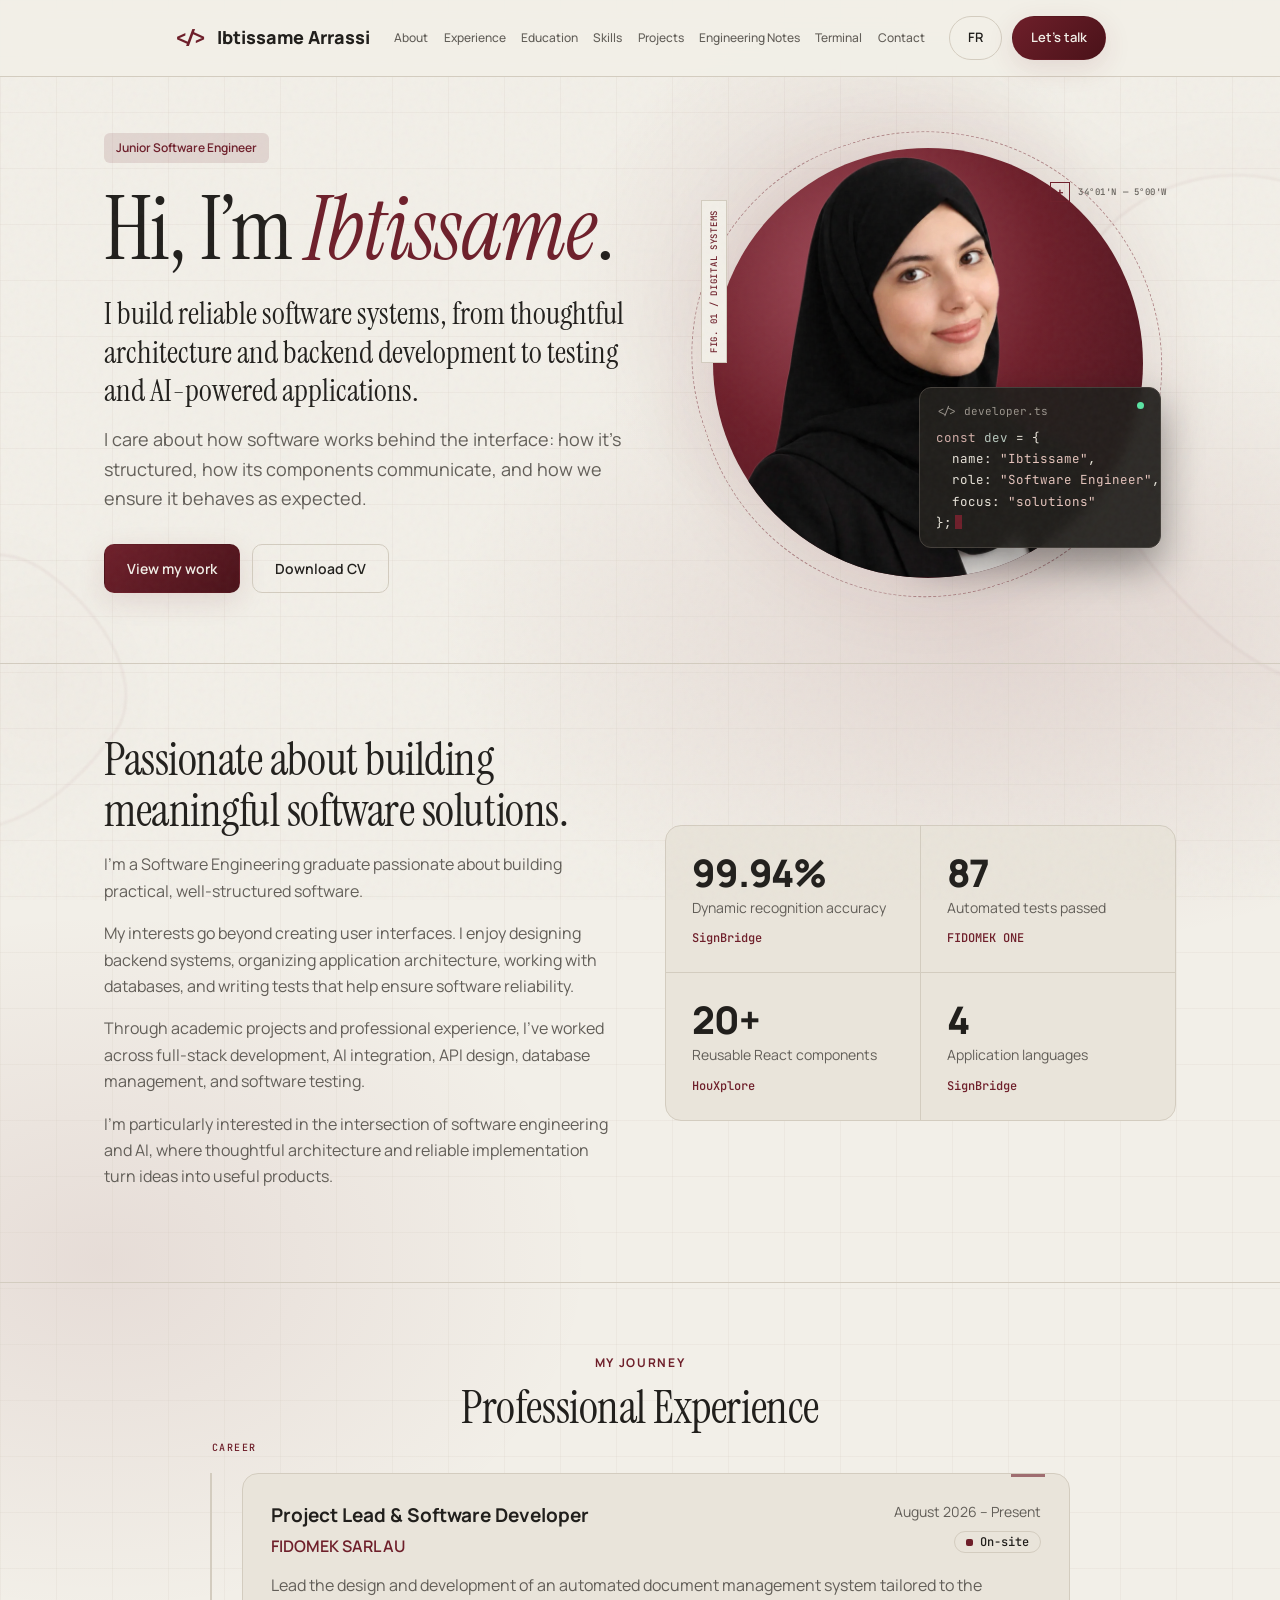
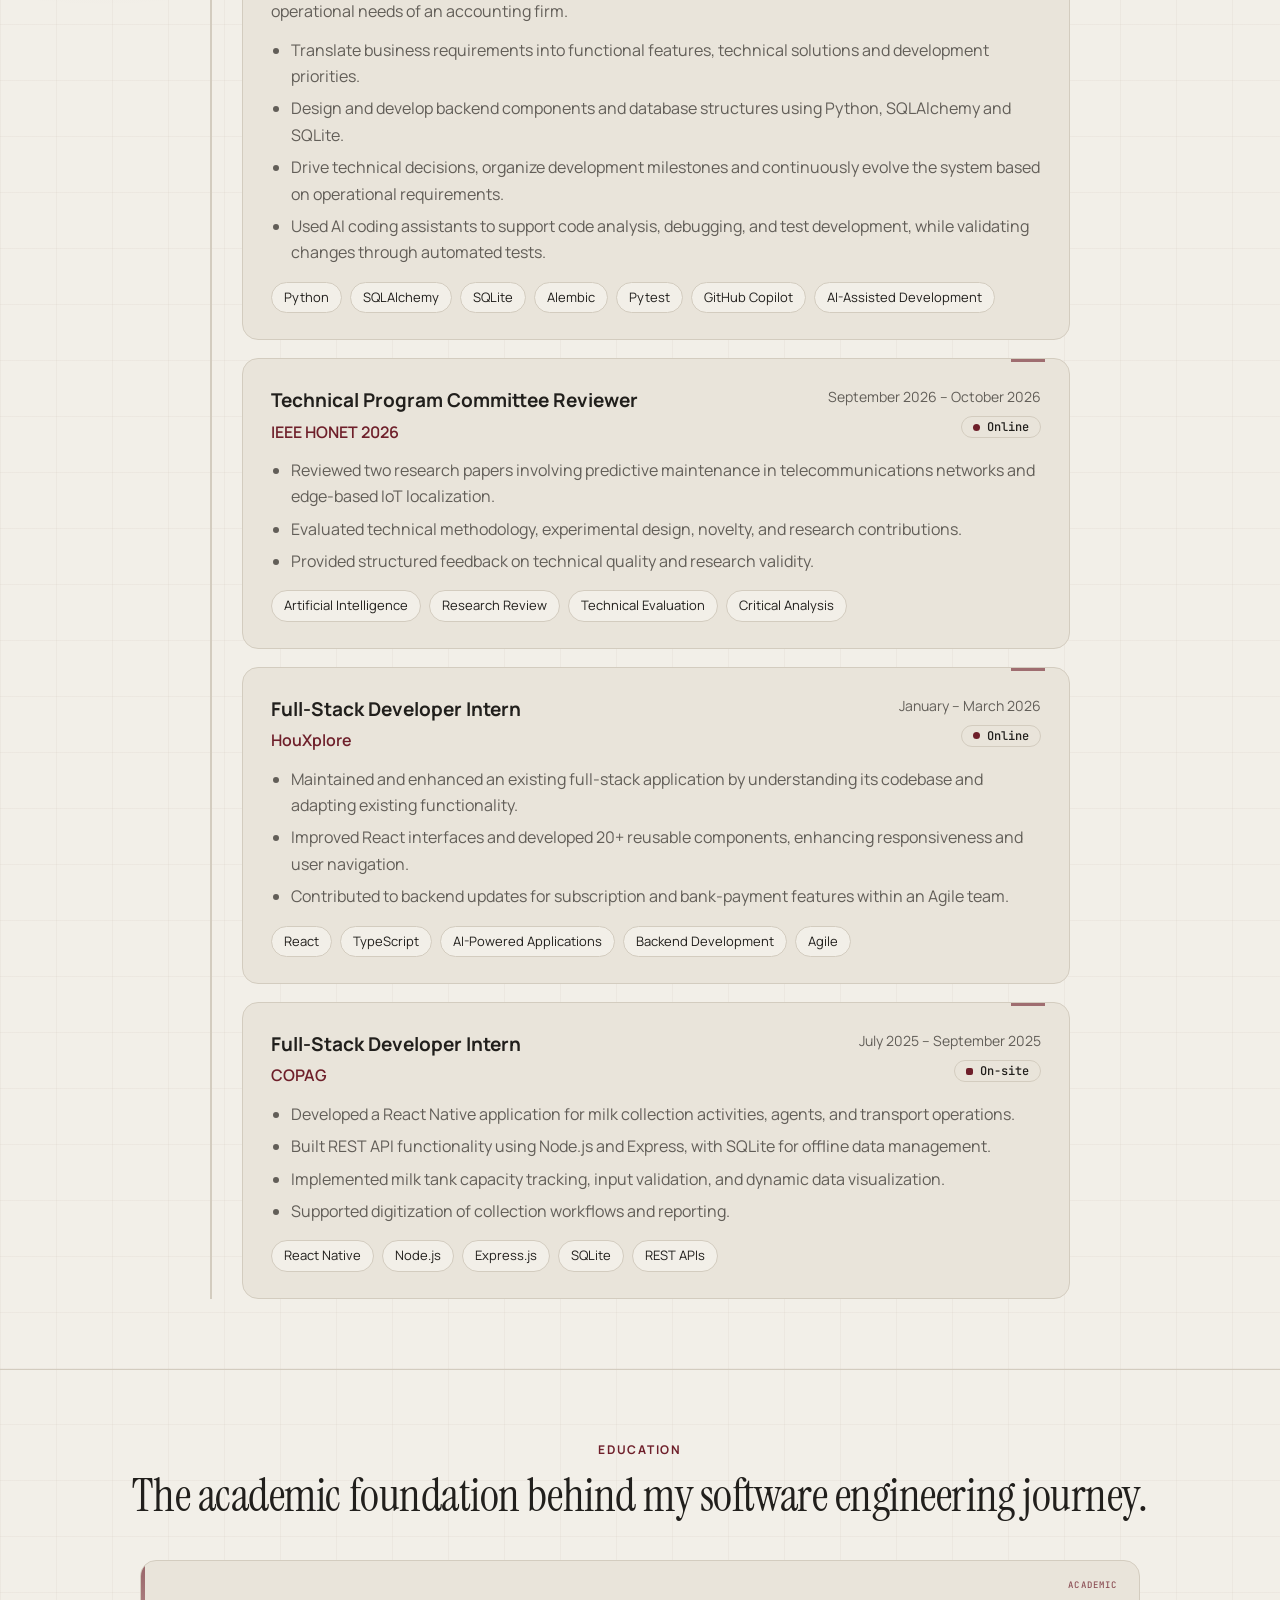
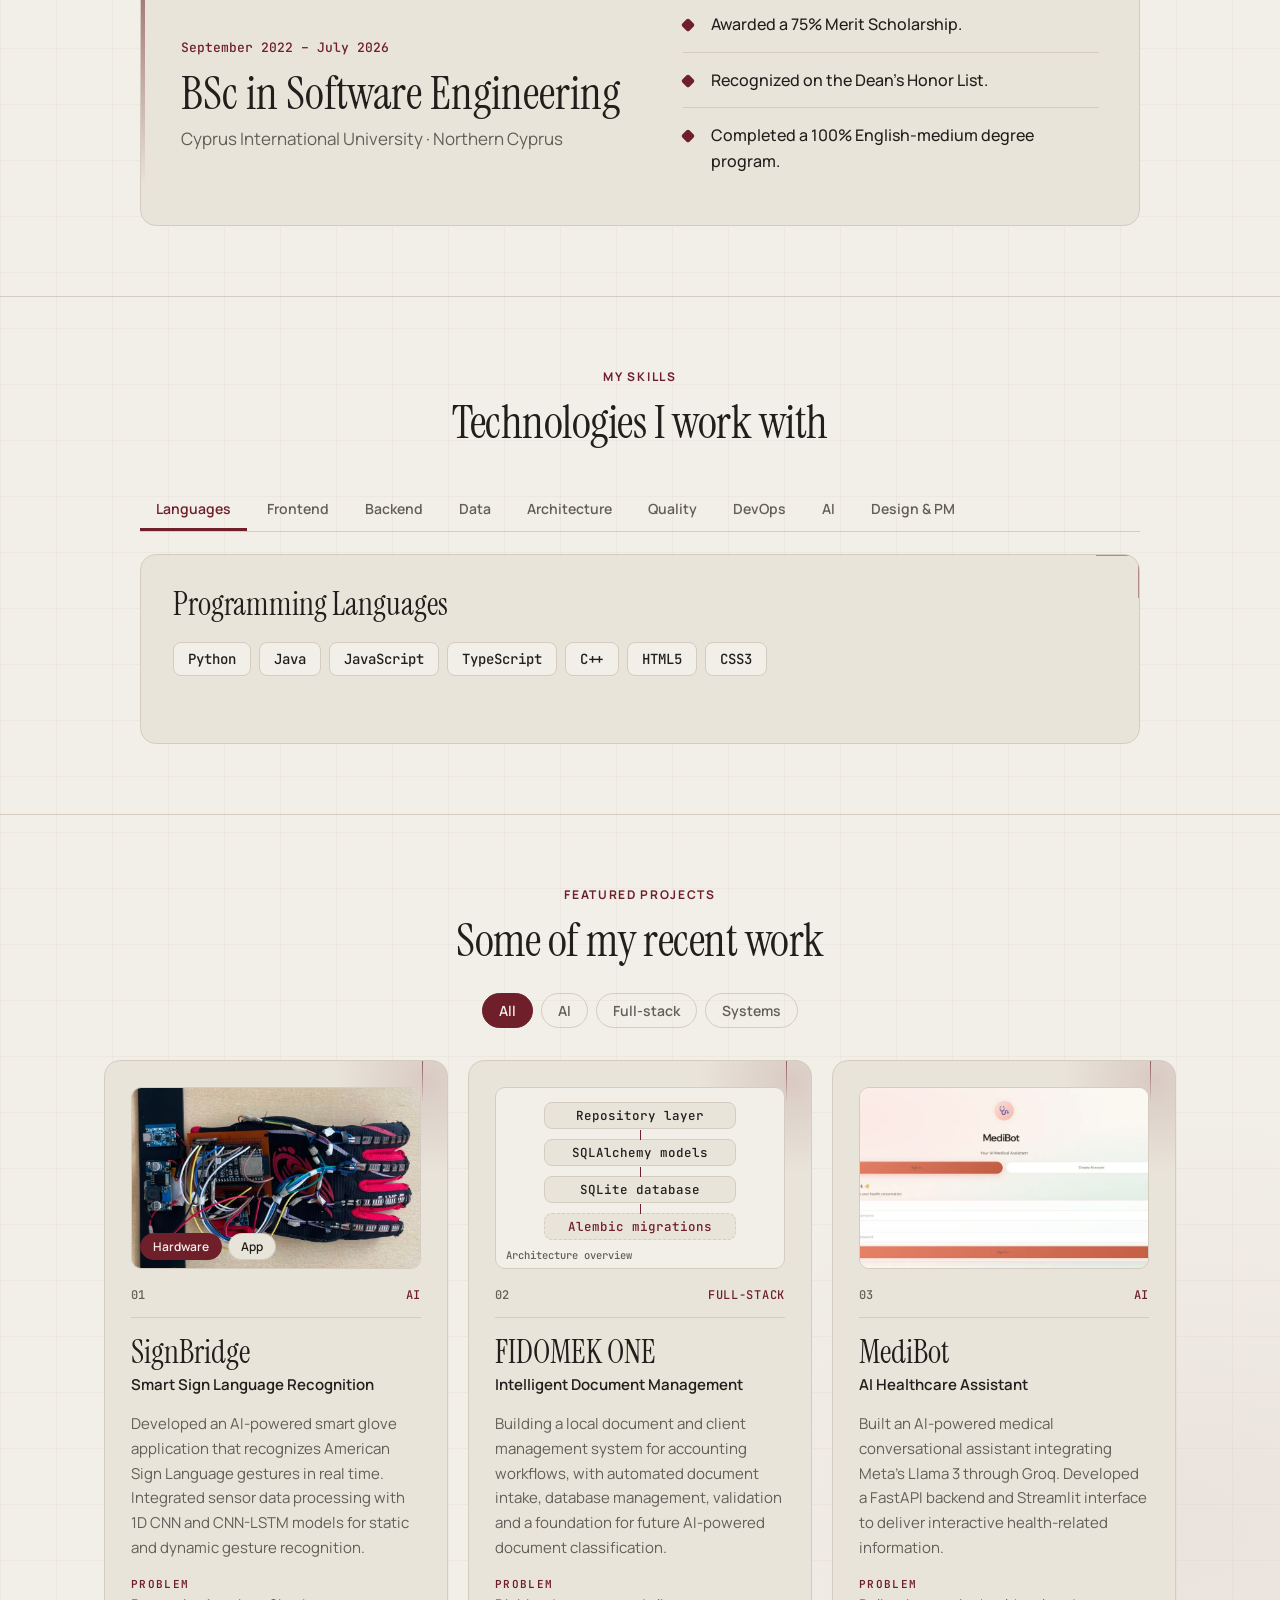
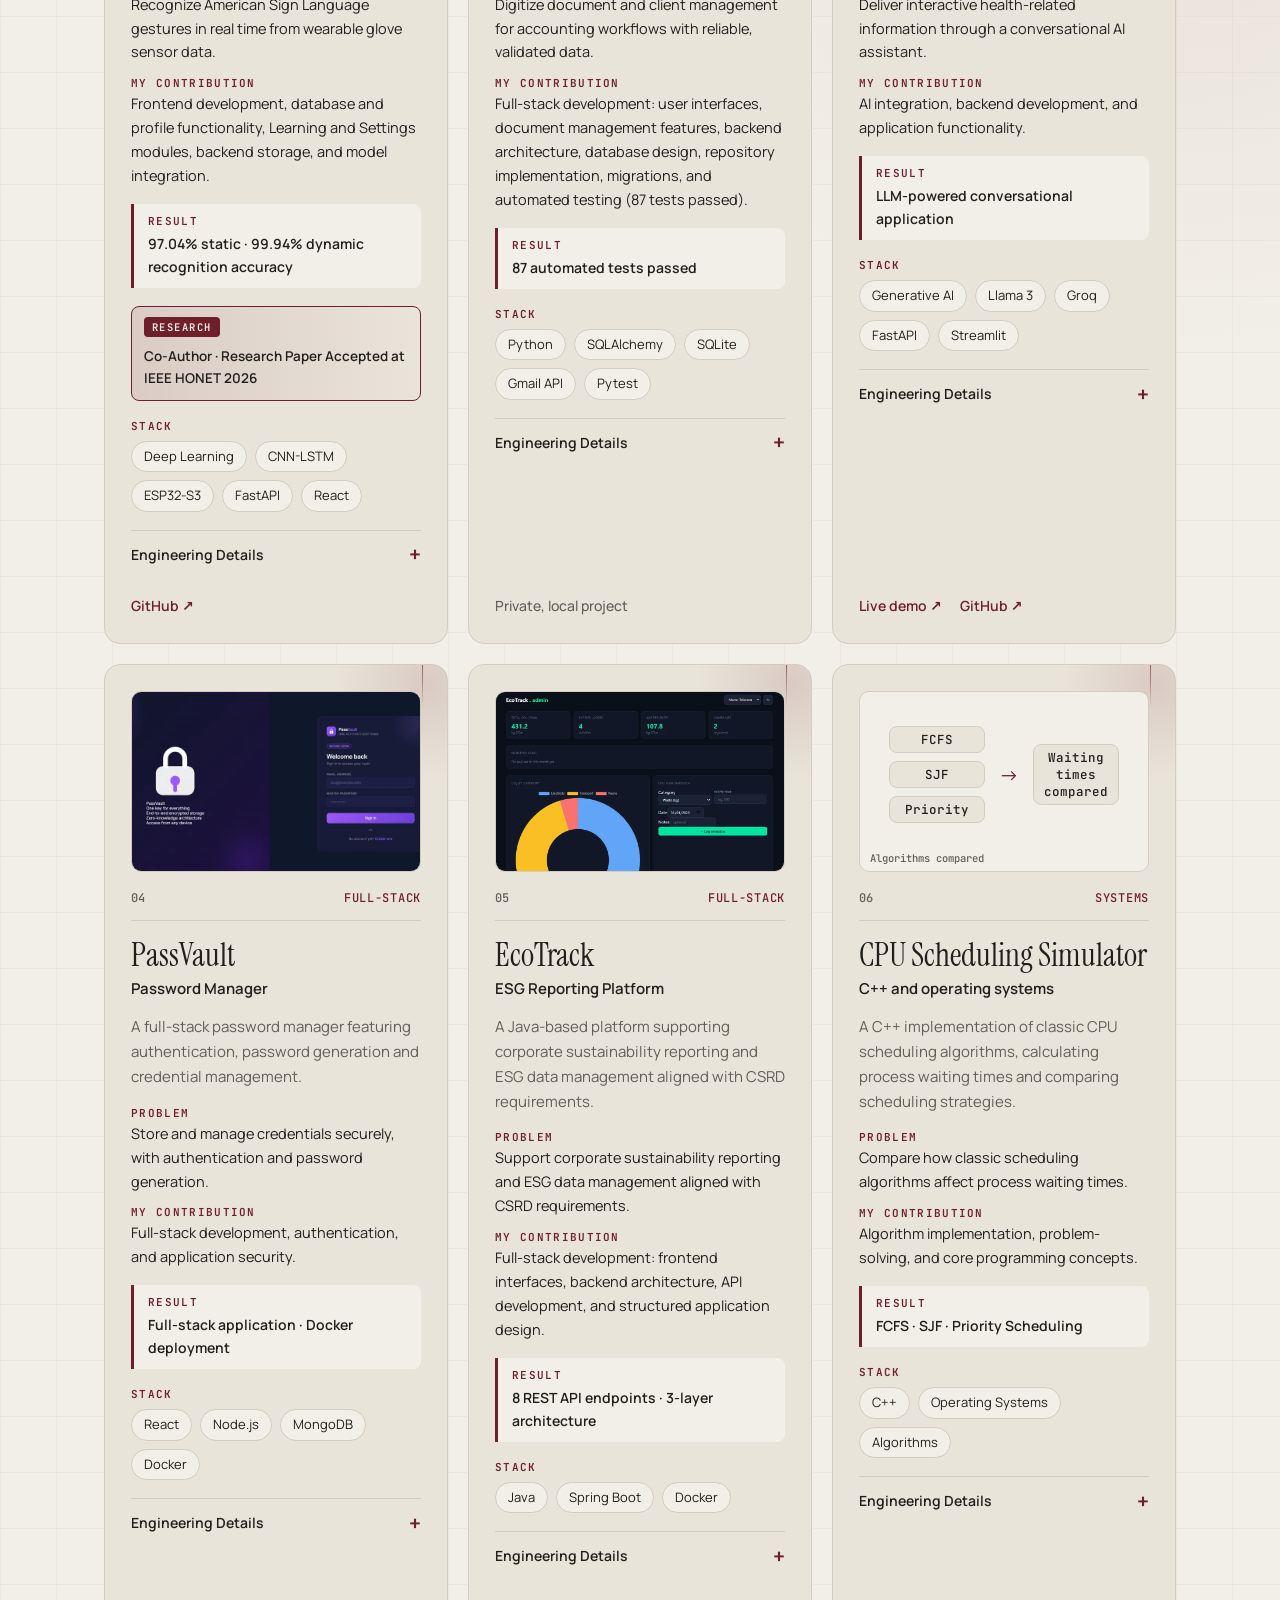
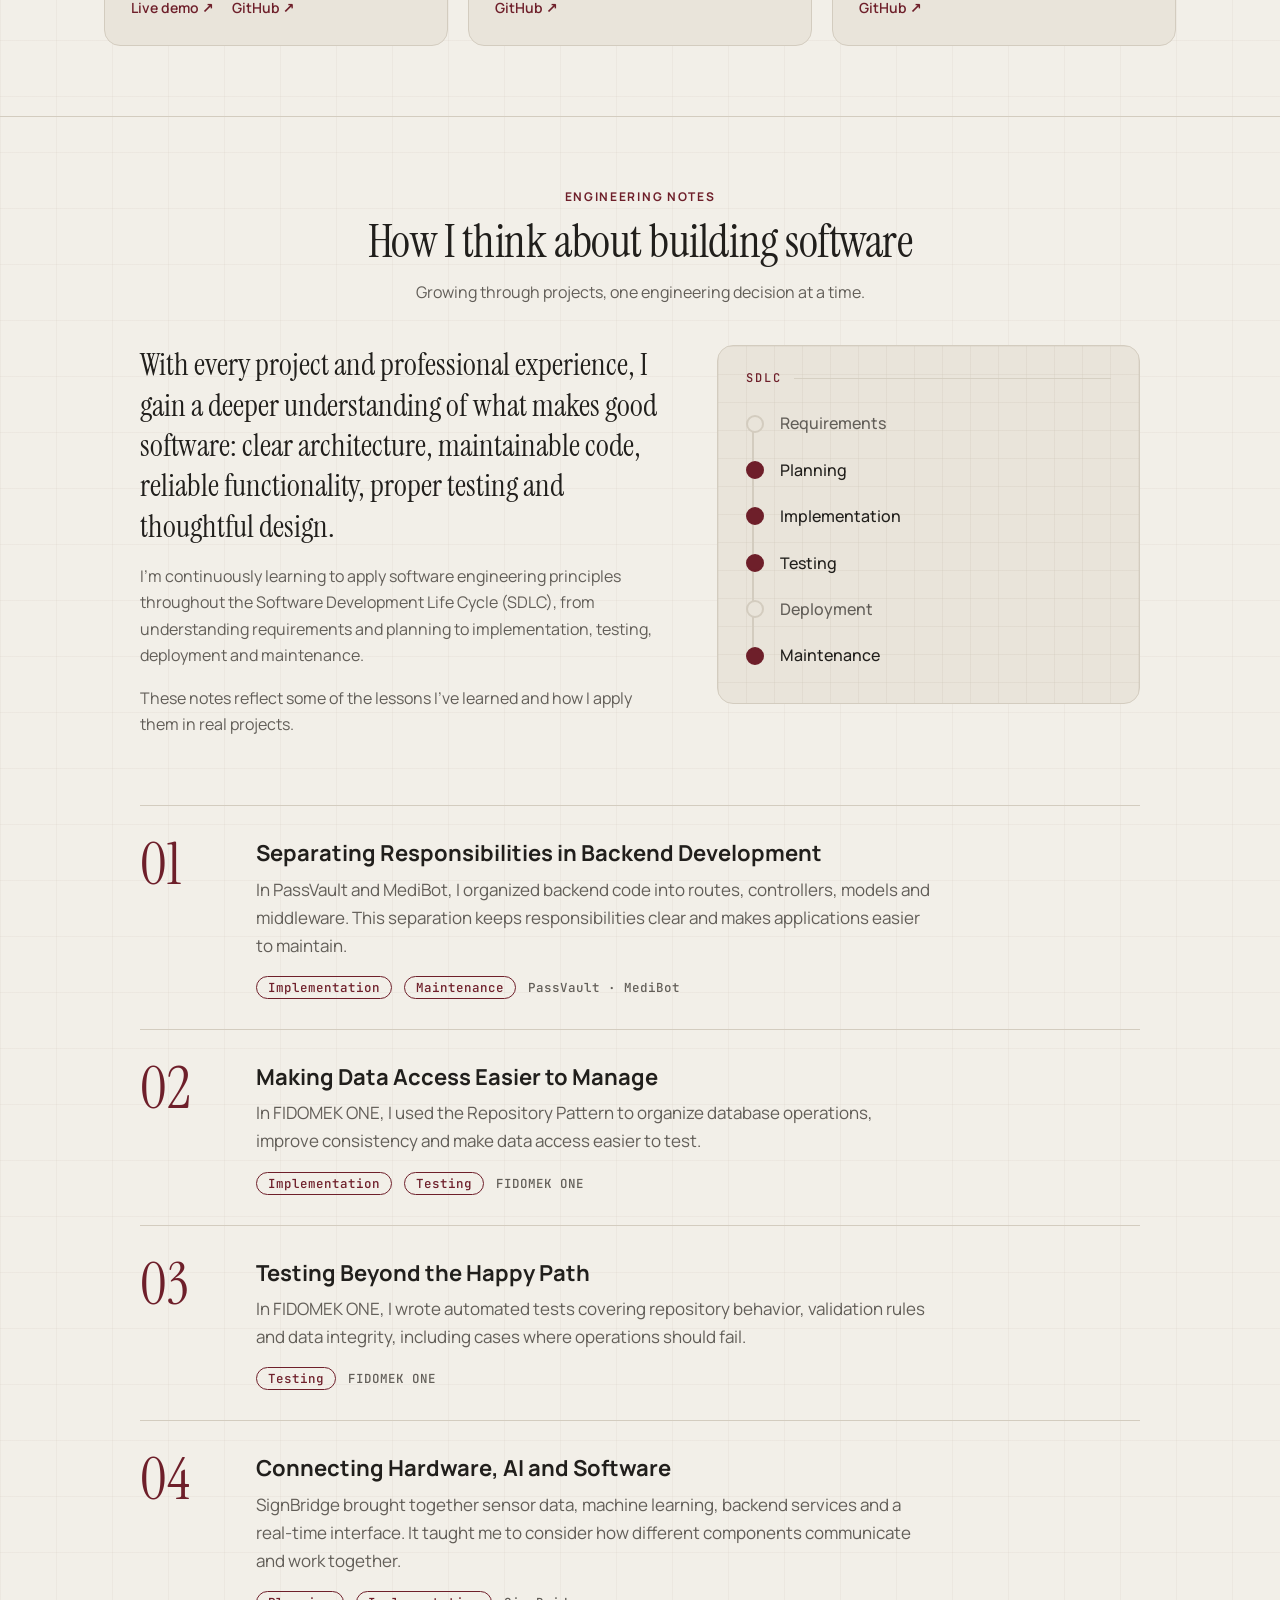
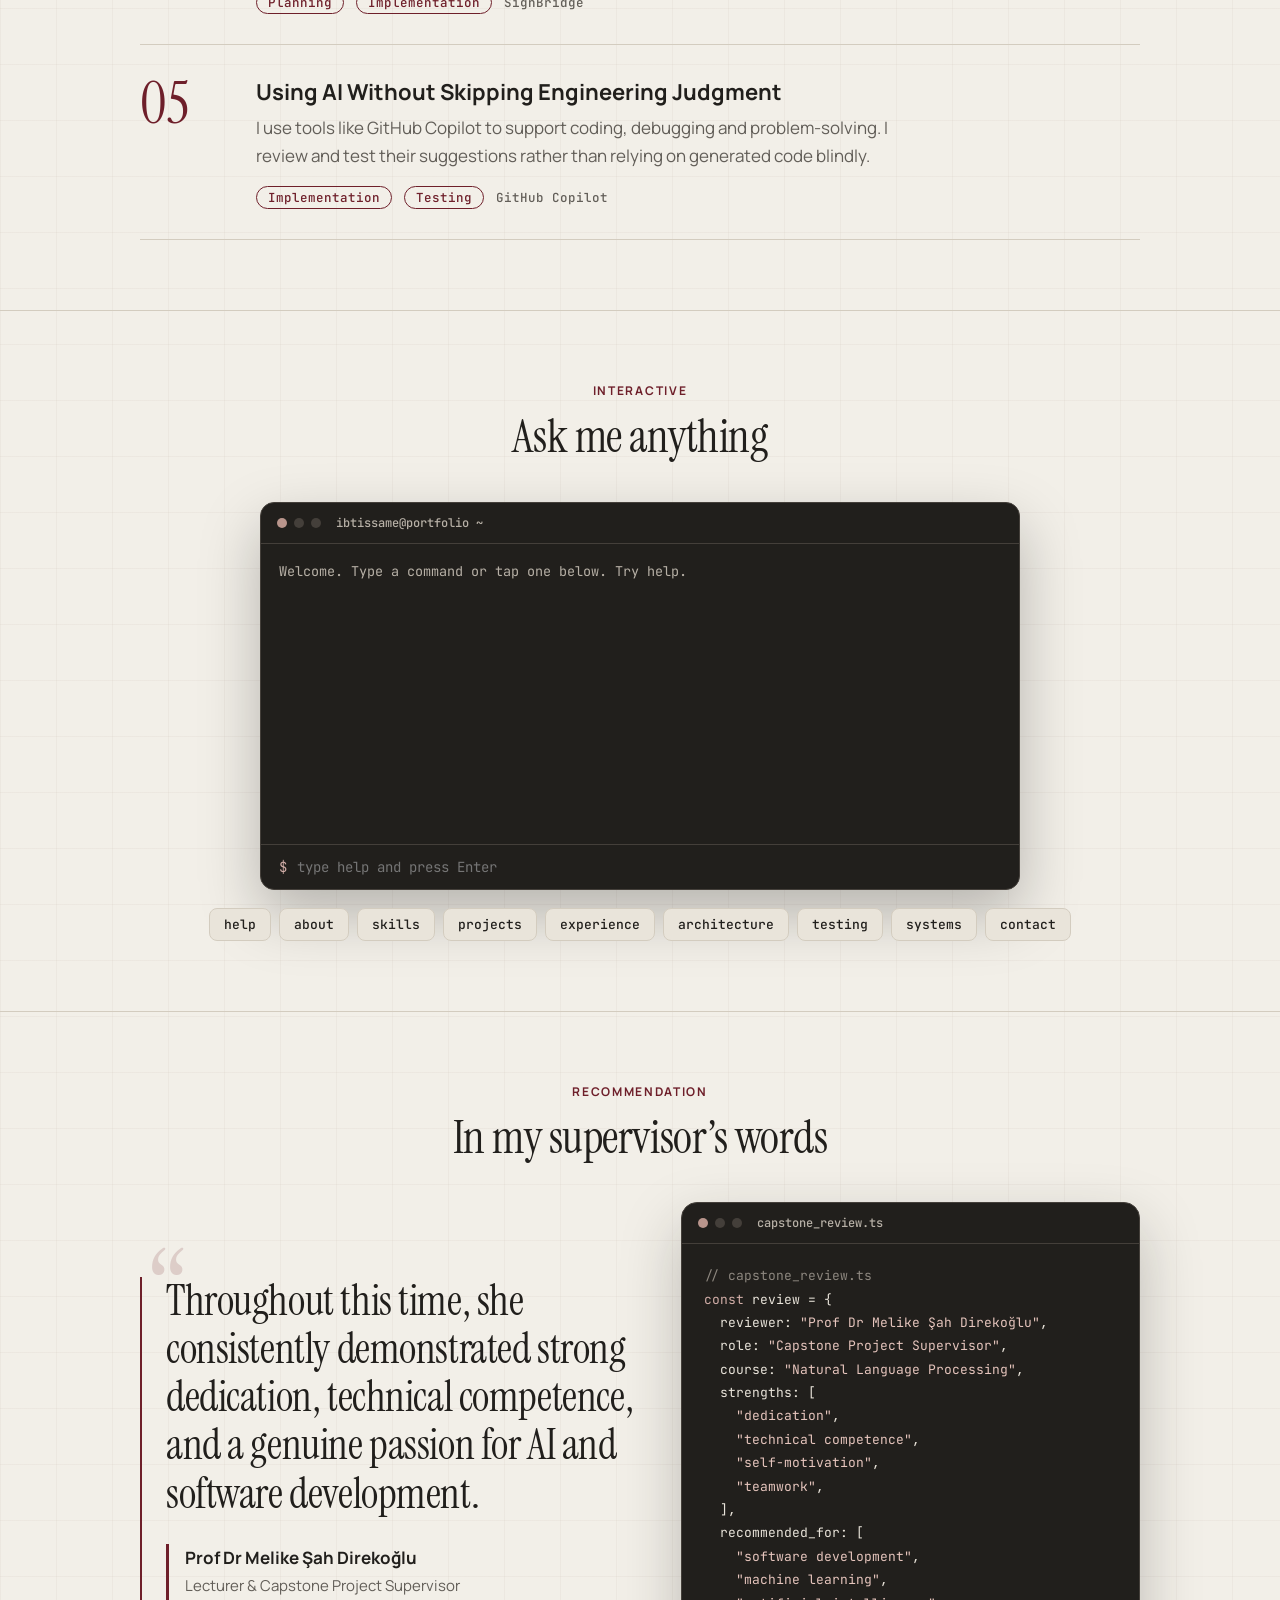
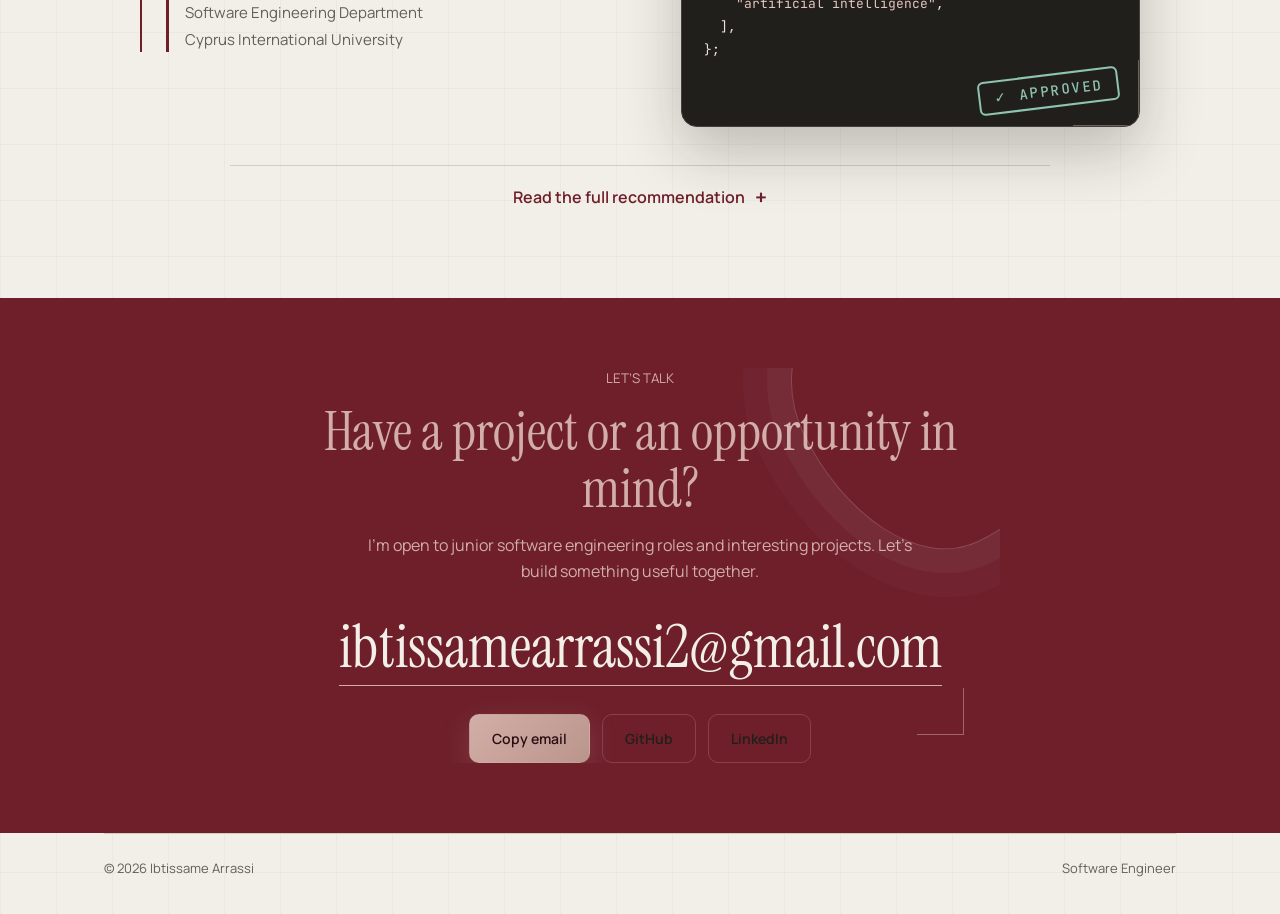
<file: index.html>
<!DOCTYPE html>
<html lang="en">
<head>
<meta charset="utf-8">
<meta name="viewport" content="width=device-width, initial-scale=1, viewport-fit=cover">
<title>Ibtissame Arrassi | Junior Software Engineer: Backend, Testing & AI</title>
<meta name="description" content="Portfolio of Ibtissame Arrassi, junior software engineer specializing in backend architecture, software testing and AI-powered applications.">
<meta name="author" content="Ibtissame Arrassi">
<meta name="robots" content="index, follow">
<meta name="theme-color" content="#6E1F2A">
<meta name="color-scheme" content="light dark">
<meta property="og:type" content="website">
<meta property="og:site_name" content="Ibtissame Arrassi">
<meta property="og:title" content="Ibtissame Arrassi | Junior Software Engineer: Backend, Testing & AI">
<meta property="og:description" content="Portfolio of Ibtissame Arrassi, junior software engineer specializing in backend architecture, software testing and AI-powered applications.">
<meta property="og:locale" content="en_US">
<meta name="twitter:card" content="summary">
<meta name="twitter:title" content="Ibtissame Arrassi | Junior Software Engineer: Backend, Testing & AI">
<meta name="twitter:description" content="Portfolio of Ibtissame Arrassi, junior software engineer specializing in backend architecture, software testing and AI-powered applications.">
<!-- After publishing, add: <link rel="canonical" href="https://YOUR-DOMAIN/"> and og:url / og:image (absolute URLs) -->
<link rel="icon" href="data:image/svg+xml,%3Csvg xmlns='http://www.w3.org/2000/svg' viewBox='0 0 64 64'%3E%3Crect width='64' height='64' rx='14' fill='%236E1F2A'/%3E%3Cg fill='none' stroke='%23F2EFE8' stroke-width='5' stroke-linecap='round' stroke-linejoin='round'%3E%3Cpolyline points='24%2C22 12%2C32 24%2C42'/%3E%3Cpolyline points='40%2C22 52%2C32 40%2C42'/%3E%3Cline x1='36' y1='19' x2='28' y2='45'/%3E%3C/g%3E%3C/svg%3E">
<script type="application/ld+json">{"@context": "https://schema.org", "@type": "Person", "name": "Ibtissame Arrassi", "jobTitle": "Junior Software Engineer", "description": "Portfolio of Ibtissame Arrassi, junior software engineer specializing in backend architecture, software testing and AI-powered applications.", "email": "mailto:ibtissamearrassi2@gmail.com", "sameAs": ["https://github.com/arrassiibtissame", "https://www.linkedin.com/in/ibtissame-arrassi"], "alumniOf": {"@type": "CollegeOrUniversity", "name": "Cyprus International University"}, "knowsAbout": ["Software engineering", "Backend development", "Software architecture", "Software testing", "Full-stack development", "Artificial intelligence", "Python", "TypeScript", "React"]}</script>
<link rel="preconnect" href="https://fonts.googleapis.com">
<link href="https://fonts.googleapis.com/css2?family=Instrument+Serif:ital@0;1&family=Manrope:wght@400;500;600;700;800&family=JetBrains+Mono:wght@400;500&display=swap" rel="stylesheet">
<link rel="stylesheet" href="style.css">
</head>
<body>
<a class="skip" href="#main">Skip to content</a>

<body>
<a class="skip" href="#main">Skip to content</a>

<nav aria-label="Main">
  <div class="w">
    <a class="logo" href="#"><i>&lt;/&gt;</i>Ibtissame Arrassi</a>
    <div class="nl" id="nl">
      <a href="#about">About</a>
      <a href="#experience">Experience</a>
      <a href="#education">Education</a>
      <a href="#skills">Skills</a>
      <a href="#projects">Projects</a>
      <a href="#engineering-notes">Engineering Notes</a>
      <a href="#terminal">Terminal</a>
      <a href="#contact">Contact</a>
    </div>
   <div class="nav-r">
  <a class="btn" href="fr.html">FR</a>
  <a class="btn p" href="#contact">Let’s talk</a>

  <button class="menu" type="button" aria-expanded="false" aria-controls="nl" aria-label="Open menu">
    <span></span><span></span><span></span>
  </button>
</div>
  </div>
</nav>

<main id="main">


<div class="w">
<header class="hero">
<div>
<span class="pill">Junior Software Engineer</span>
<h1>Hi, I’m <em>Ibtissame</em>.</h1>
<p class="lead">I build reliable software systems, from thoughtful architecture and backend development to testing and AI-powered applications.</p>
<p>I care about how software works behind the interface: how it’s structured, how its components communicate, and how we ensure it behaves as expected.</p>
<div class="btns"><a class="btn p" href="#projects">View my work</a><a class="btn" href="documents/IBTISSAME ARRASSI (2).pdf">Download CV</a></div>

</div>
<div class="pic">
  <div class="coord">34°01'N — 5°00'W</div>
<div class="disc"><img src="images/portrait.webp" alt="Portrait of Ibtissame Arrassi" width="760" height="867"></div>
<div class="code"><div class="h"><span>&lt;/&gt; developer.ts</span><b></b></div><span class="ln"><k>const</k> <s>dev</s> = {</span><span class="ln">&nbsp;&nbsp;name: <q>"Ibtissame"</q>,</span><span class="ln">&nbsp;&nbsp;role: <q>"Software Engineer"</q>,</span><span class="ln">&nbsp;&nbsp;focus: <q>"solutions"</q></span><span class="ln">};</span></div>
</div>
</header>
</div>

<section id="about"><div class="w about">
<div><h2>Passionate about building meaningful software solutions.</h2>
<p>I’m a Software Engineering graduate passionate about building practical, well-structured software.</p>
<p>My interests go beyond creating user interfaces. I enjoy designing backend systems, organizing application architecture, working with databases, and writing tests that help ensure software reliability.</p>
<p>Through academic projects and professional experience, I’ve worked across full-stack development, AI integration, API design, database management, and software testing.</p>
<p>I’m particularly interested in the intersection of software engineering and AI, where thoughtful architecture and reliable implementation turn ideas into useful products.</p></div>
<div class="stats"><div><b class="cnt">99.94%</b><span>Dynamic recognition accuracy</span><small>SignBridge</small></div><div><b class="cnt">87</b><span>Automated tests passed</span><small>FIDOMEK ONE</small></div><div><b class="cnt">20+</b><span>Reusable React components</span><small>HouXplore</small></div><div><b class="cnt">4</b><span>Application languages</span><small>SignBridge</small></div></div>
</div></section>

<section id="experience"><div class="w">
<div class="sec-t"><small>MY JOURNEY</small><h2>Professional Experience</h2></div>
<div class="tl"><article class="job"><header><div><h3>Project Lead & Software Developer</h3><div class="org">FIDOMEK SARL AU</div></div><div class="when"><time>August 2026 – Present</time><span class="mode site">On-site</span></div></header><p>Lead the design and development of an automated document management system tailored to the operational needs of an accounting firm.</p><ul class="bl"><li>

Translate business requirements into functional features, technical solutions and development priorities.</li><li>Design and develop backend components and database structures using Python, SQLAlchemy and SQLite.</li><li>Drive technical decisions, organize development milestones and continuously evolve the system based on operational requirements.</li><li>Used AI coding assistants to support code analysis, debugging, and test development, while validating changes through automated tests.</li></ul><ul class="pills"><li>Python</li><li>SQLAlchemy</li><li>SQLite</li><li>Alembic</li><li>Pytest</li><li>GitHub Copilot</li><li>AI-Assisted Development</li></ul></article><article class="job"><header><div><h3>Technical Program Committee Reviewer</h3><div class="org">IEEE HONET 2026</div></div><div class="when"><time>September 2026 – October 2026</time><span class="mode online">Online</span></div></header><ul class="bl"><li>Reviewed two research papers involving predictive maintenance in telecommunications networks and edge-based IoT localization.</li><li>Evaluated technical methodology, experimental design, novelty, and research contributions.</li><li>Provided structured feedback on technical quality and research validity.</li></ul><ul class="pills"><li>Artificial Intelligence</li><li>Research Review</li><li>Technical Evaluation</li><li>Critical Analysis</li></ul></article><article class="job"><header><div><h3>Full-Stack Developer Intern</h3><div class="org">HouXplore</div></div><div class="when"><time>January – March 2026</time><span class="mode online">Online</span></div></header><ul class="bl"><li>Maintained and enhanced an existing full-stack application by understanding its codebase and adapting existing functionality.</li><li>Improved React interfaces and developed 20+ reusable components, enhancing responsiveness and user navigation.</li><li>Contributed to backend updates for subscription and bank-payment features within an Agile team.</li></ul><ul class="pills"><li>React</li><li>TypeScript</li><li>AI-Powered Applications</li><li>Backend Development</li><li>Agile</li></ul></article><article class="job"><header><div><h3>Full-Stack Developer Intern</h3><div class="org">COPAG</div></div><div class="when"><time>July 2025 – September 2025</time><span class="mode site">On-site</span></div></header><ul class="bl"><li>Developed a React Native application for milk collection activities, agents, and transport operations.</li><li>Built REST API functionality using Node.js and Express, with SQLite for offline data management.</li><li>Implemented milk tank capacity tracking, input validation, and dynamic data visualization.</li><li>Supported digitization of collection workflows and reporting.</li></ul><ul class="pills"><li>React Native</li><li>Node.js</li><li>Express.js</li><li>SQLite</li><li>REST APIs</li></ul></article></div>
</div></section>

<section id="education"><div class="w">
<div class="sec-t"><small>EDUCATION</small><h2>The academic foundation behind my software engineering journey.</h2></div>
<div class="edu"><div class="edu-main"><span class="edu-date">September 2022 – July 2026</span><h3>BSc in Software Engineering</h3><p>Cyprus International University · Northern Cyprus</p></div>
<ul class="edu-list"><li>Awarded a 75% Merit Scholarship.</li><li>Recognized on the Dean’s Honor List.</li><li>Completed a 100% English-medium degree program.</li></ul></div>
</div></section>

<section id="skills"><div class="w">
<div class="sec-t"><small>MY SKILLS</small><h2>Technologies I work with</h2></div>
<div class="tabs" role="tablist" aria-label="Skill categories"><button role="tab" id="tab0" aria-controls="pan0" aria-selected="true" tabindex="0">Languages</button><button role="tab" id="tab1" aria-controls="pan1" aria-selected="false" tabindex="-1">Frontend</button><button role="tab" id="tab2" aria-controls="pan2" aria-selected="false" tabindex="-1">Backend</button><button role="tab" id="tab3" aria-controls="pan3" aria-selected="false" tabindex="-1">Data</button><button role="tab" id="tab4" aria-controls="pan4" aria-selected="false" tabindex="-1">Architecture</button><button role="tab" id="tab5" aria-controls="pan5" aria-selected="false" tabindex="-1">Quality</button><button role="tab" id="tab6" aria-controls="pan6" aria-selected="false" tabindex="-1">DevOps</button><button role="tab" id="tab7" aria-controls="pan7" aria-selected="false" tabindex="-1">AI</button><button role="tab" id="tab8" aria-controls="pan8" aria-selected="false" tabindex="-1">Design &amp; PM</button></div>
<div class="tpanel" role="tabpanel" id="pan0" aria-labelledby="tab0"><h3>Programming Languages</h3><ul class="pills"><li>Python</li><li>Java</li><li>JavaScript</li><li>TypeScript</li><li>C++</li><li>HTML5</li><li>CSS3</li></ul></div><div class="tpanel" role="tabpanel" id="pan1" aria-labelledby="tab1" hidden><h3>Frontend Frameworks &amp; Libraries</h3><ul class="pills"><li>React</li><li>Next.js</li><li>Vue.js</li><li>React Native</li><li>Tailwind CSS</li></ul></div><div class="tpanel" role="tabpanel" id="pan2" aria-labelledby="tab2" hidden><h3>Backend Development</h3><ul class="pills"><li>Node.js</li><li>Express.js</li><li>FastAPI</li><li>Spring Boot</li><li>REST APIs</li><li>WebSockets</li><li>JWT Authentication</li><li>Swagger</li></ul></div><div class="tpanel" role="tabpanel" id="pan3" aria-labelledby="tab3" hidden><h3>Databases &amp; Data Management</h3><ul class="pills"><li>PostgreSQL</li><li>MongoDB</li><li>SQLite</li><li>Supabase</li><li>SQLAlchemy</li><li>Database Design</li><li>Data Modeling</li><li>Alembic</li></ul></div><div class="tpanel" role="tabpanel" id="pan4" aria-labelledby="tab4" hidden><h3>Software Architecture &amp; Engineering</h3><ul class="pills"><li>MVC-style Architecture</li><li>Layered Architecture</li><li>Repository Pattern</li><li>REST API Design</li><li>System Integration</li><li>Role-Based Access Control (RBAC)</li><li>Object-Oriented Programming</li></ul></div><div class="tpanel" role="tabpanel" id="pan5" aria-labelledby="tab5" hidden><h3>Testing &amp; Software Quality</h3><ul class="pills"><li>Pytest</li><li>Automated Testing</li><li>Repository Testing</li><li>Data Integrity Validation</li><li>API Testing</li><li>Postman</li><li>Debugging</li><li>Error Handling</li></ul></div><div class="tpanel" role="tabpanel" id="pan6" aria-labelledby="tab6" hidden><h3>DevOps &amp; Deployment</h3><ul class="pills"><li>Git</li><li>GitHub</li><li>Docker</li><li>Application Deployment</li><li>Environment Configuration</li></ul></div><div class="tpanel" role="tabpanel" id="pan7" aria-labelledby="tab7" hidden><h3>AI &amp; AI-Assisted Development</h3><h4>AI &amp; Machine Learning</h4><ul class="pills"><li>Llama 3</li><li>Groq API</li><li>Machine Learning Integration</li></ul><h4>AI-Assisted Development Tools</h4><ul class="pills"><li>GitHub Copilot</li><li>ChatGPT</li><li>AI-Assisted Debugging</li></ul></div><div class="tpanel" role="tabpanel" id="pan8" aria-labelledby="tab8" hidden><h3>UI/UX Design &amp; Project Management</h3><ul class="pills"><li>Figma</li><li>Wireframing</li><li>UI Design</li><li>Interactive Prototyping</li><li>Responsive Design</li><li>Jira</li><li>Trello</li><li>Agile Collaboration</li></ul></div>
</div></section>

<section id="projects"><div class="w">
<div class="sec-t"><small>FEATURED PROJECTS</small><h2>Some of my recent work</h2></div>
<div class="filt" role="group" aria-label="Filter projects"><button data-f="all" aria-pressed="true">All</button><button data-f="ai" aria-pressed="false">AI</button><button data-f="web" aria-pressed="false">Full-stack</button><button data-f="systems" aria-pressed="false">Systems</button></div>
<div class="pgrid"><article class="pj" data-cat="ai"><div class="pmedia"><button class="shot" type="button" aria-label="Enlarge image: SignBridge smart glove with an ESP32-S3 board, flex sensors, charging module and battery on a wristband"><img src="images/signbridge-hardware.webp" alt="SignBridge smart glove with an ESP32-S3 board, flex sensors, charging module and battery on a wristband" width="900" height="562" loading="lazy"></button><button class="shot" type="button" hidden aria-label="Enlarge image: SignBridge sign-in page of the web application"><img src="images/signbridge-app.webp" alt="SignBridge sign-in page of the web application" width="1000" height="426" loading="lazy"></button><div class="mswitch" role="group" aria-label="SignBridge images"><button type="button" aria-pressed="true" data-i="0">Hardware</button><button type="button" aria-pressed="false" data-i="1">App</button></div></div><div class="top"><span>01</span><b>AI</b></div><h3>SignBridge</h3><p class="sub">Smart Sign Language Recognition</p><p>Developed an AI-powered smart glove application that recognizes American Sign Language gestures in real time. Integrated sensor data processing with 1D CNN and CNN-LSTM models for static and dynamic gesture recognition.</p><dl class="q"><div><dt>Problem</dt><dd>Recognize American Sign Language gestures in real time from wearable glove sensor data.</dd></div><div><dt>My contribution</dt><dd>Frontend development, database and profile functionality, Learning and Settings modules, backend storage, and model integration.</dd></div></dl><div class="hl"><small>Result</small>97.04% static · 99.94% dynamic recognition accuracy</div><div class="pub"><b>Research</b><span>Co-Author · Research Paper Accepted at IEEE HONET 2026</span></div><div class="stk"><small>Stack</small><ul class="pills"><li>Deep Learning</li><li>CNN-LSTM</li><li>ESP32-S3</li><li>FastAPI</li><li>React</li></ul></div><details class="eng"><summary>Engineering Details</summary><div class="in"><h4>System Architecture</h4><p>An end-to-end architecture connecting wearable sensor hardware, machine learning models, a FastAPI backend, real-time communication, and a React application.</p><h4>Engineering Contributions</h4><ul class="bl"><li>Integrated ESP32-S3 sensor data with the application workflow.</li><li>Contributed to backend storage and database integration using Supabase.</li><li>Worked on real-time communication using WebSockets.</li><li>Contributed to the integration of CNN and CNN-LSTM recognition models.</li></ul><h4>Model Evaluation</h4><ul class="bl"><li>97.04% static sign recognition accuracy.</li><li>99.94% dynamic sign recognition accuracy.</li></ul><h4>Co-Authored Research Paper</h4><p>Co-authored a research paper based on SignBridge, accepted for presentation at IEEE HONET 2026, recognizing the project’s technical and research contributions.</p></div></details><div class="links"><a href="https://github.com/arrassiibtissame/smart-glove-sign-language">GitHub ↗</a></div></article><article class="pj" data-cat="web"><div class="pmedia diag" role="img" aria-label="FIDOMEK ONE architecture: repository layer, SQLAlchemy models, SQLite database and Alembic migrations"><span>Repository layer</span><span>SQLAlchemy models</span><span>SQLite database</span><em class="alt">Alembic migrations</em><small>Architecture overview</small></div><div class="top"><span>02</span><b>Full-stack</b></div><h3>FIDOMEK ONE</h3><p class="sub">Intelligent Document Management</p><p>Building a local document and client management system for accounting workflows, with automated document intake, database management, validation and a foundation for future AI-powered document classification.</p><dl class="q"><div><dt>Problem</dt><dd>Digitize document and client management for accounting workflows with reliable, validated data.</dd></div><div><dt>My contribution</dt><dd>Full-stack development: user interfaces, document management features, backend architecture, database design, repository implementation, migrations, and automated testing (87 tests passed).</dd></div></dl><div class="hl"><small>Result</small>87 automated tests passed</div><div class="stk"><small>Stack</small><ul class="pills"><li>Python</li><li>SQLAlchemy</li><li>SQLite</li><li>Gmail API</li><li>Pytest</li></ul></div><details class="eng"><summary>Engineering Details</summary><div class="in"><h4>System Architecture</h4><p>A modular backend built around SQLAlchemy models, repository-based data access, SQLite persistence, and Alembic database migrations.</p><h4>Engineering Implementation</h4><ul class="bl"><li>Organized data access through dedicated repositories.</li><li>Defined relational models, constraints, and validation rules.</li><li>Implemented role-based access requirements for administrators and employees.</li><li>Structured document workflows and database relationships.</li></ul><h4>Testing &amp; Quality</h4><ul class="bl"><li>87 automated tests passed in the reported test suite.</li><li>Tested repository behavior and data integrity.</li><li>Used Pytest to validate application rules and database operations.</li></ul></div></details><div class="links"><span>Private, local project</span></div></article><article class="pj" data-cat="ai"><div class="pmedia"><button class="shot" type="button" aria-label="Enlarge image: MediBot sign-in page with the stethoscope logo and the text Your AI Medical Assistant"><img src="images/medibot.webp" alt="MediBot sign-in page with the stethoscope logo and the text Your AI Medical Assistant" width="1000" height="466" loading="lazy"></button></div><div class="top"><span>03</span><b>AI</b></div><h3>MediBot</h3><p class="sub">AI Healthcare Assistant</p><p>Built an AI-powered medical conversational assistant integrating Meta’s Llama 3 through Groq. Developed a FastAPI backend and Streamlit interface to deliver interactive health-related information.</p><dl class="q"><div><dt>Problem</dt><dd>Deliver interactive health-related information through a conversational AI assistant.</dd></div><div><dt>My contribution</dt><dd>AI integration, backend development, and application functionality.</dd></div></dl><div class="hl"><small>Result</small>LLM-powered conversational application</div><div class="stk"><small>Stack</small><ul class="pills"><li>Generative AI</li><li>Llama 3</li><li>Groq</li><li>FastAPI</li><li>Streamlit</li></ul></div><details class="eng"><summary>Engineering Details</summary><div class="in"><h4>System Architecture</h4><p>A conversational AI application combining a Streamlit interface, FastAPI backend, Groq API, and Llama 3 model.</p><h4>Engineering Implementation</h4><ul class="bl"><li>Connected the frontend to backend API functionality.</li><li>Integrated Llama 3 through Groq.</li><li>Organized application logic and request handling.</li><li>Worked with PostgreSQL and JWT authentication.</li></ul></div></details><div class="links"><a href="https://medibot-frontend-cmp3.onrender.com">Live demo ↗</a><a href="https://github.com/arrassiibtissame/Medibot">GitHub ↗</a></div></article><article class="pj" data-cat="web"><div class="pmedia"><button class="shot" type="button" aria-label="Enlarge image: PassVault secure sign-in page with a lock illustration"><img src="images/passvault.webp" alt="PassVault secure sign-in page with a lock illustration" width="1000" height="460" loading="lazy"></button></div><div class="top"><span>04</span><b>Full-stack</b></div><h3>PassVault</h3><p class="sub">Password Manager</p><p>A full-stack password manager featuring authentication, password generation and credential management.</p><dl class="q"><div><dt>Problem</dt><dd>Store and manage credentials securely, with authentication and password generation.</dd></div><div><dt>My contribution</dt><dd>Full-stack development, authentication, and application security.</dd></div></dl><div class="hl"><small>Result</small>Full-stack application · Docker deployment</div><div class="stk"><small>Stack</small><ul class="pills"><li>React</li><li>Node.js</li><li>MongoDB</li><li>Docker</li></ul></div><details class="eng"><summary>Engineering Details</summary><div class="in"><h4>System Architecture</h4><p>A full-stack password management application built with React, Node.js, Express, and MongoDB.</p><h4>Engineering Implementation</h4><ul class="bl"><li>Implemented authentication using JWT.</li><li>Integrated backend functionality with MongoDB.</li><li>Developed password generation and management features.</li><li>Used Docker in the development and deployment workflow.</li></ul></div></details><div class="links"><a href="https://passvault-frontend-ayhw.onrender.com">Live demo ↗</a><a href="https://github.com/arrassiibtissame/password-manager--app">GitHub ↗</a></div></article><article class="pj" data-cat="web"><div class="pmedia"><button class="shot" type="button" aria-label="Enlarge image: EcoTrack admin dashboard with CO2 totals, a donut chart by category and a form to log emissions"><img src="images/ecotrack.webp" alt="EcoTrack admin dashboard with CO2 totals, a donut chart by category and a form to log emissions" width="1000" height="826" loading="lazy"></button></div><div class="top"><span>05</span><b>Full-stack</b></div><h3>EcoTrack</h3><p class="sub">ESG Reporting Platform</p><p>A Java-based platform supporting corporate sustainability reporting and ESG data management aligned with CSRD requirements.</p><dl class="q"><div><dt>Problem</dt><dd>Support corporate sustainability reporting and ESG data management aligned with CSRD requirements.</dd></div><div><dt>My contribution</dt><dd>Full-stack development: frontend interfaces, backend architecture, API development, and structured application design.</dd></div></dl><div class="hl"><small>Result</small>8 REST API endpoints · 3-layer architecture</div><div class="stk"><small>Stack</small><ul class="pills"><li>Java</li><li>Spring Boot</li><li>Docker</li></ul></div><details class="eng"><summary>Engineering Details</summary><div class="in"><h4>System Architecture</h4><p>A Java Spring Boot application structured around a three-layer architecture and REST API endpoints.</p><h4>Engineering Implementation</h4><ul class="bl"><li>Designed three core entities and eight API endpoints.</li><li>Organized application responsibilities across three layers.</li><li>Implemented error handling and backend data operations.</li><li>Used Docker for containerization.</li></ul></div></details><div class="links"><a href="https://github.com/arrassiibtissame/EcoTrack">GitHub ↗</a></div></article><article class="pj" data-cat="systems"><div class="pmedia diag row" role="img" aria-label="CPU Scheduling Simulator: FCFS, SJF and Priority scheduling compared by process waiting time"><div class="col"><em>FCFS</em><em>SJF</em><em>Priority</em></div><i>→</i><em class="res">Waiting times compared</em><small>Algorithms compared</small></div><div class="top"><span>06</span><b>Systems</b></div><h3>CPU Scheduling Simulator</h3><p class="sub">C++ and operating systems</p><p>A C++ implementation of classic CPU scheduling algorithms, calculating process waiting times and comparing scheduling strategies.</p><dl class="q"><div><dt>Problem</dt><dd>Compare how classic scheduling algorithms affect process waiting times.</dd></div><div><dt>My contribution</dt><dd>Algorithm implementation, problem-solving, and core programming concepts.</dd></div></dl><div class="hl"><small>Result</small>FCFS · SJF · Priority Scheduling</div><div class="stk"><small>Stack</small><ul class="pills"><li>C++</li><li>Operating Systems</li><li>Algorithms</li></ul></div><details class="eng"><summary>Engineering Details</summary><div class="in"><h4>Technical Implementation</h4><p>A C++ simulator demonstrating fundamental CPU scheduling algorithms.</p><h4>Engineering Implementation</h4><ul class="bl"><li>Implemented First Come First Served (FCFS).</li><li>Implemented Shortest Job First (SJF).</li><li>Implemented Priority Scheduling.</li><li>Calculated process waiting times using input process data.</li></ul></div></details><div class="links"><a href="https://github.com/arrassiibtissame/CPU-scheduling-">GitHub ↗</a></div></article></div>
</div></section>

<section id="engineering-notes"><div class="w">
<div class="sec-t"><small>ENGINEERING NOTES</small><h2>How I think about building software</h2><p>Growing through projects, one engineering decision at a time.</p></div>
<div class="nt-top">
<div class="nt-intro"><p class="lead">With every project and professional experience, I gain a deeper understanding of what makes good software: clear architecture, maintainable code, reliable functionality, proper testing and thoughtful design.</p>
<p>I’m continuously learning to apply software engineering principles throughout the Software Development Life Cycle (SDLC), from understanding requirements and planning to implementation, testing, deployment and maintenance.</p>
<p>These notes reflect some of the lessons I’ve learned and how I apply them in real projects.</p></div>
<aside class="sdlc" aria-label="Software Development Life Cycle"><h3>SDLC</h3><ol><li data-p="requirements">Requirements</li><li data-p="planning" class=cov>Planning</li><li data-p="implementation" class=cov>Implementation</li><li data-p="testing" class=cov>Testing</li><li data-p="deployment">Deployment</li><li data-p="maintenance" class=cov>Maintenance</li></ol></aside>
</div>
<div class="nlist"><article class="nrow" data-ph="implementation maintenance"><span class="nn">01</span><div><h3>Separating Responsibilities in Backend Development</h3><p>In PassVault and MediBot, I organized backend code into routes, controllers, models and middleware. This separation keeps responsibilities clear and makes applications easier to maintain.</p><div class="meta"><span class=ph>Implementation</span><span class=ph>Maintenance</span><span>PassVault · MediBot</span></div></div></article><article class="nrow" data-ph="implementation testing"><span class="nn">02</span><div><h3>Making Data Access Easier to Manage</h3><p>In FIDOMEK ONE, I used the Repository Pattern to organize database operations, improve consistency and make data access easier to test.</p><div class="meta"><span class=ph>Implementation</span><span class=ph>Testing</span><span>FIDOMEK ONE</span></div></div></article><article class="nrow" data-ph="testing"><span class="nn">03</span><div><h3>Testing Beyond the Happy Path</h3><p>In FIDOMEK ONE, I wrote automated tests covering repository behavior, validation rules and data integrity, including cases where operations should fail.</p><div class="meta"><span class=ph>Testing</span><span>FIDOMEK ONE</span></div></div></article><article class="nrow" data-ph="planning implementation"><span class="nn">04</span><div><h3>Connecting Hardware, AI and Software</h3><p>SignBridge brought together sensor data, machine learning, backend services and a real-time interface. It taught me to consider how different components communicate and work together.</p><div class="meta"><span class=ph>Planning</span><span class=ph>Implementation</span><span>SignBridge</span></div></div></article><article class="nrow" data-ph="implementation testing"><span class="nn">05</span><div><h3>Using AI Without Skipping Engineering Judgment</h3><p>I use tools like  GitHub Copilot to support coding, debugging and problem-solving. I review and test their suggestions rather than relying on generated code blindly.</p><div class="meta"><span class=ph>Implementation</span><span class=ph>Testing</span><span> GitHub Copilot</span></div></div></article></div>
</div></section>

<section id="terminal"><div class="w">
<div class="sec-t"><small>INTERACTIVE</small><h2>Ask me anything</h2></div>
<div class="term"><div class="th"><i></i><i></i><i></i><span style="margin-left:8px">ibtissame@portfolio ~</span></div>
<div class="tb" id="tout" role="log" aria-live="polite"></div>
<div class="tf"><span>$</span><input id="tin" type="text" autocomplete="off" autocapitalize="off" spellcheck="false" aria-label="Type a command" placeholder="type help and press Enter"></div></div>
<div class="tchips"><button data-c="help">help</button><button data-c="about">about</button><button data-c="skills">skills</button><button data-c="projects">projects</button><button data-c="experience">experience</button><button data-c="architecture">architecture</button><button data-c="testing">testing</button><button data-c="systems">systems</button><button data-c="contact">contact</button></div>
</div></section>

<section id="recommendation"><div class="w">
<div class="sec-t"><small>RECOMMENDATION</small><h2>In my supervisor’s words</h2></div>
<div class="recgrid">
<figure class="pull"><blockquote><p>Throughout this time, she consistently demonstrated strong dedication, technical competence, and a genuine passion for AI and software development.</p></blockquote><figcaption><b>Prof Dr Melike Şah Direkoğlu</b><span>Lecturer &amp; Capstone Project Supervisor</span><span>Software Engineering Department</span><span>Cyprus International University</span></figcaption></figure>
<aside class="review" aria-label="Summary of the recommendation"><div class="th"><i></i><i></i><i></i><span style="margin-left:8px">capstone_review.ts</span></div><pre><i>// capstone_review.ts</i>
<k>const</k> review = {
  reviewer: <q>"Prof Dr Melike Şah Direkoğlu"</q>,
  role: <q>"Capstone Project Supervisor"</q>,
  course: <q>"Natural Language Processing"</q>,
  strengths: [
    <q>"dedication"</q>,
    <q>"technical competence"</q>,
    <q>"self-motivation"</q>,
    <q>"teamwork"</q>,
  ],
  recommended_for: [
    <q>"software development"</q>,
    <q>"machine learning"</q>,
    <q>"artificial intelligence"</q>,
  ],
};</pre><span class="stamp">✓ APPROVED</span></aside>
</div>
<details class="letter"><summary>Read the full recommendation</summary><div class="in"><p>I had the pleasure of teaching Ibtissame Arrassi in my Natural Language Processing course and supervising her year-long capstone project at Cyprus International University. Throughout this time, she consistently demonstrated strong dedication, technical competence, and a genuine passion for AI and software development.</p><p>Ibtissame made valuable contributions to our AI-based Sign Language Recognition project, taking responsibility for dataset collection and both front-end and back-end development. She is hardworking, self-motivated, and works effectively in a team while always maintaining a professional and respectful attitude.</p><p>I am confident that Ibtissame will continue to grow as an AI and software engineer, and I highly recommend her for opportunities in software development, machine learning, and artificial intelligence.</p></div></details>
</div></section>

<section id="contact"><div class="w"><div class="cta">
<small class="lab">LET’S TALK</small>
<h2>Have a project or an opportunity in mind?</h2>
<p>I’m open to junior software engineering roles and interesting projects. Let’s build something useful together.</p>
<a class="bigmail" href="mailto:ibtissamearrassi2@gmail.com">ibtissamearrassi2@gmail.com</a>
<div class="btns"><button class="btn p" id="copy" type="button">Copy email</button><a class="btn" href="https://github.com/arrassiibtissame" target="_blank" rel="noopener">GitHub</a><a class="btn" href="https://www.linkedin.com/in/ibtissame-arrassi" target="_blank" rel="noopener">LinkedIn</a></div>
<span class="sr" id="cs" aria-live="polite"></span>
</div></div></section>

</main>
<div class="w"><footer><span>© 2026 Ibtissame Arrassi</span><span>Software Engineer</span></footer></div>
<dialog id="lb" class="lb" aria-label="Enlarged image"><button class="lb-x" type="button" aria-label="Close image">×</button><img alt=""></dialog>
<script src="script.js" defer></script>
</body>
</html>
</file>
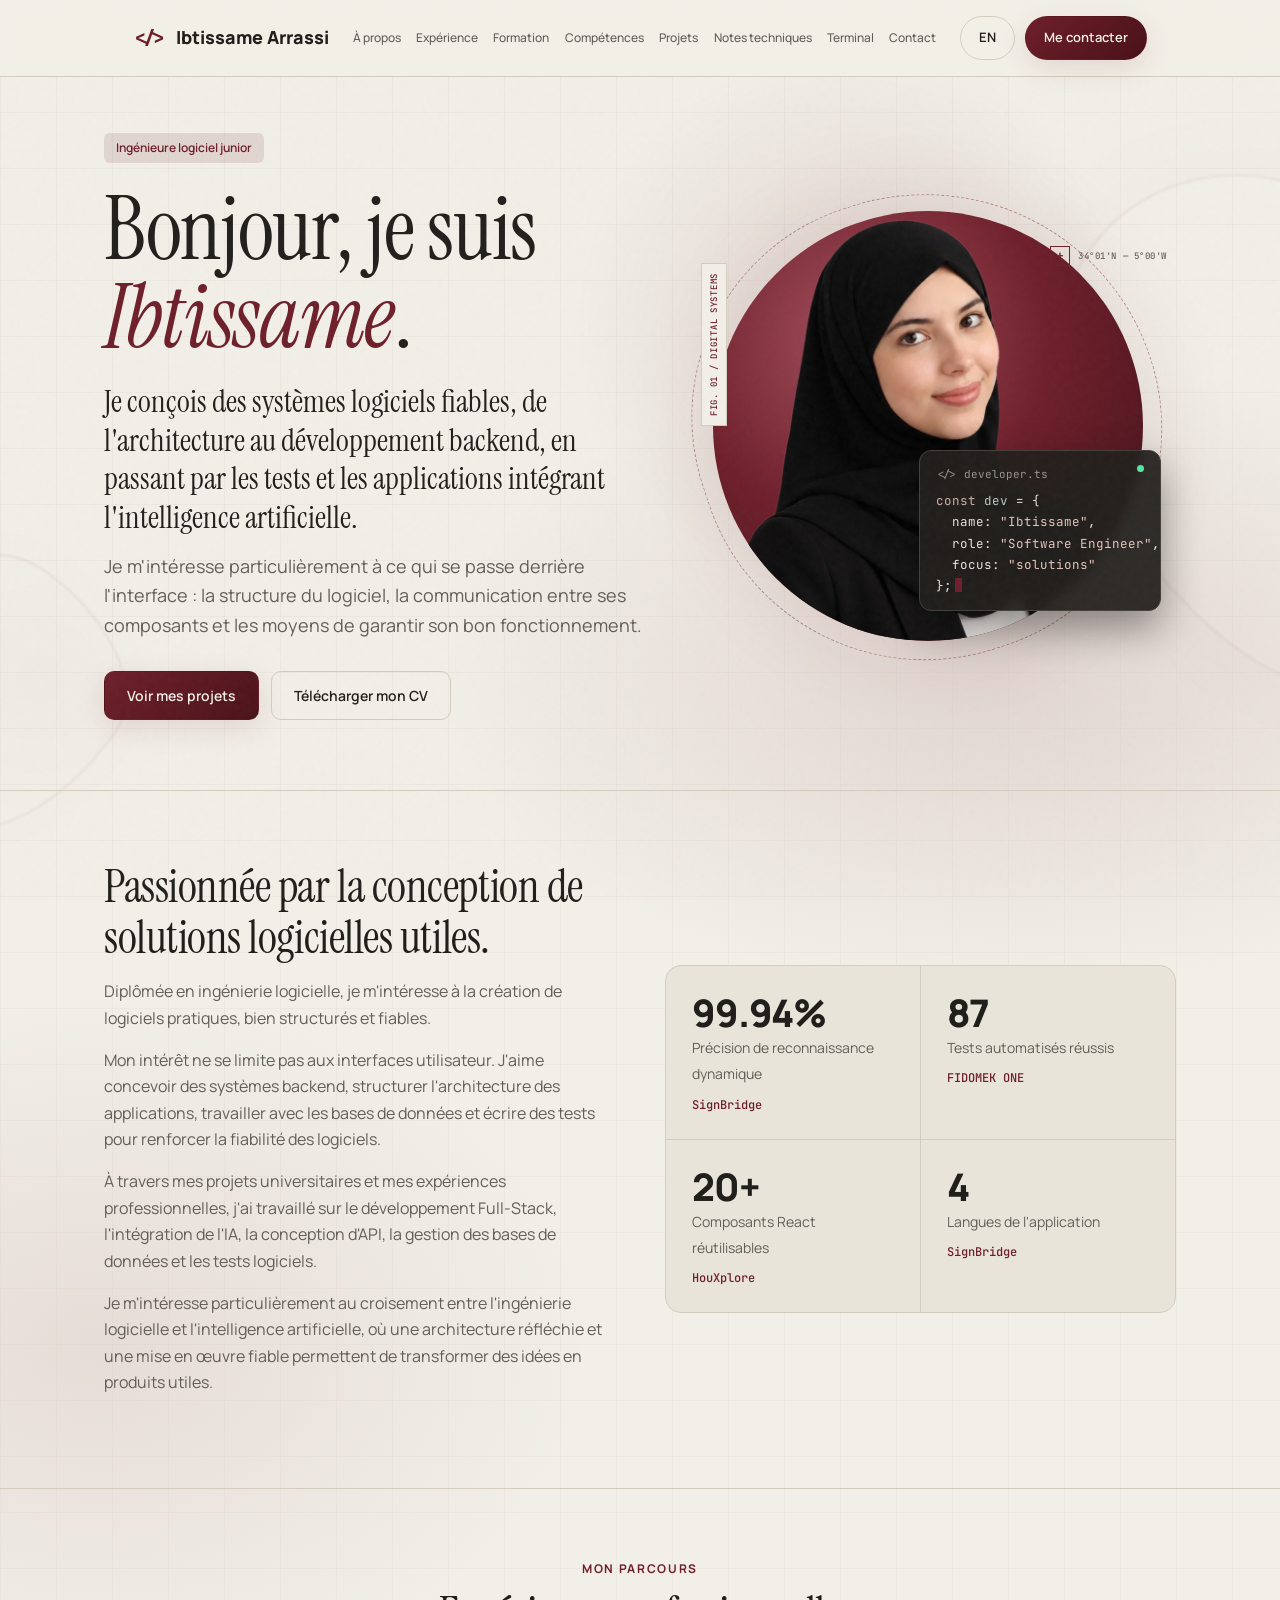
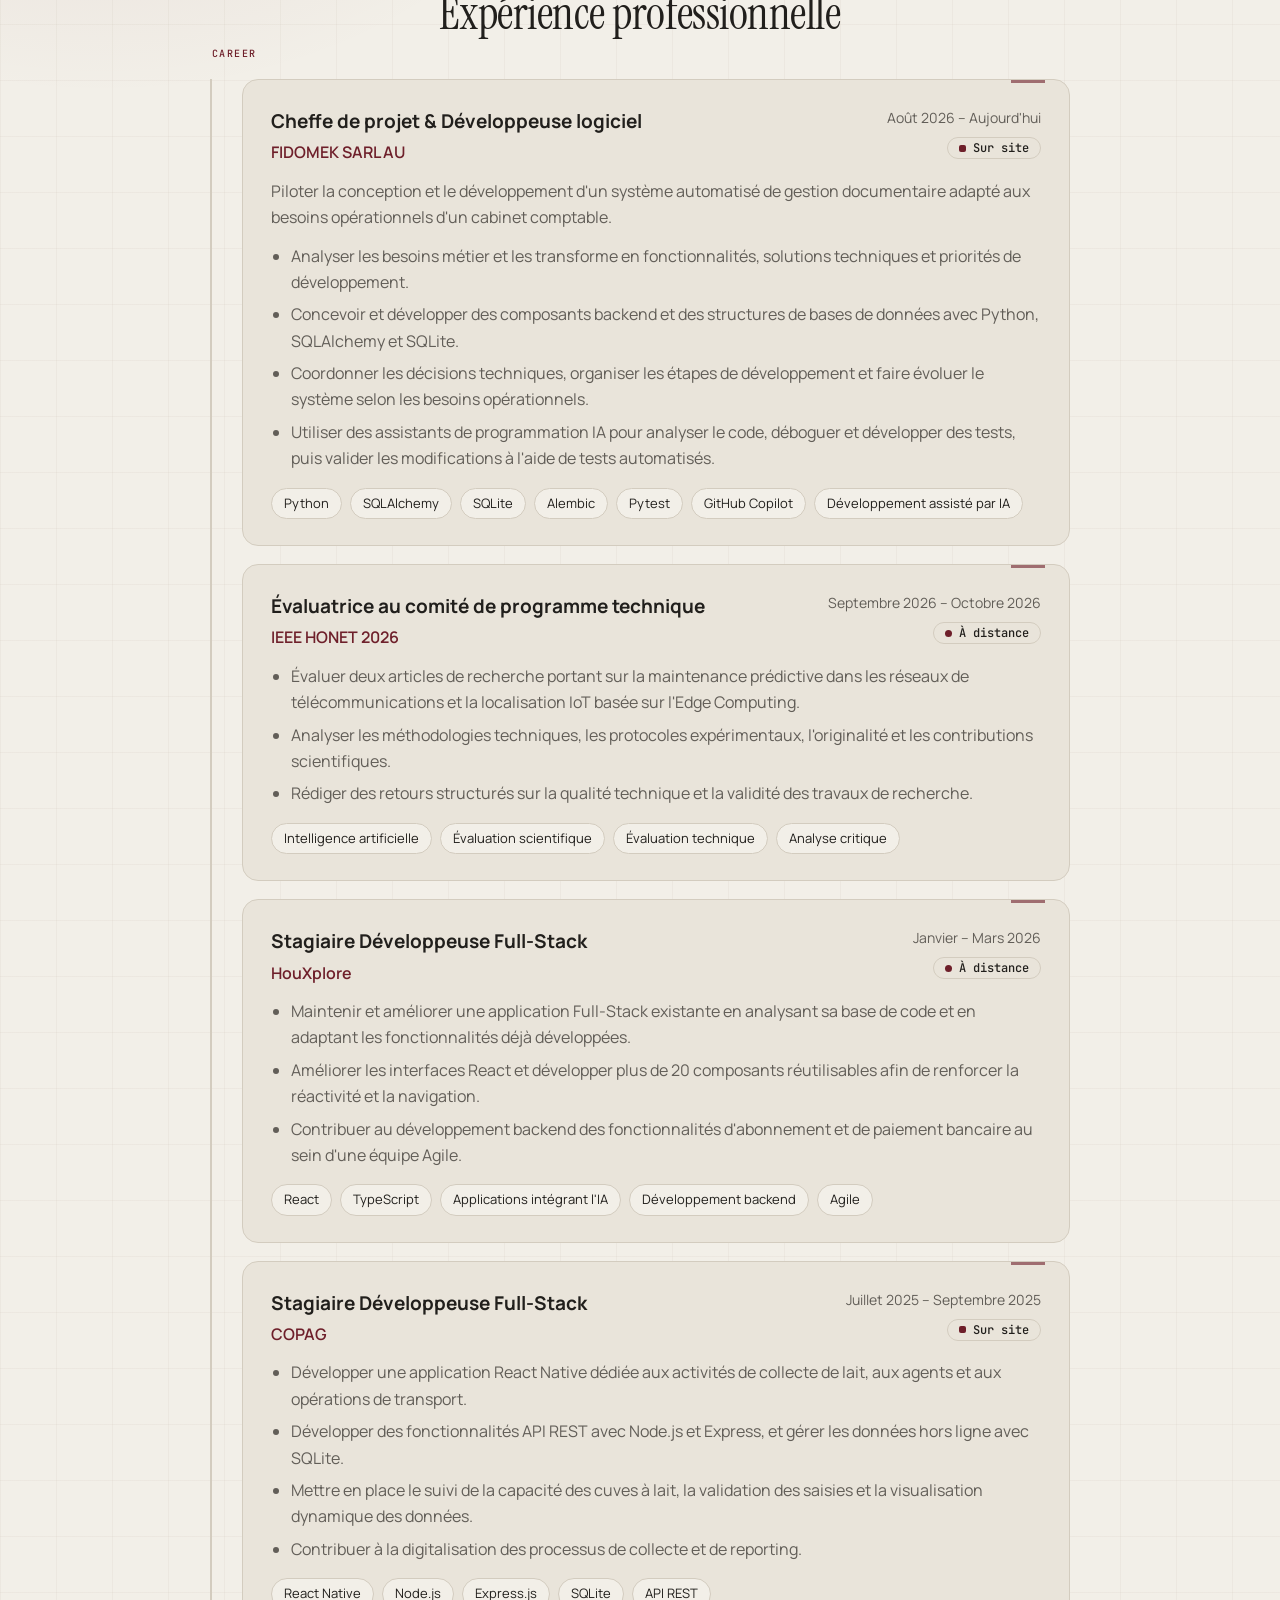
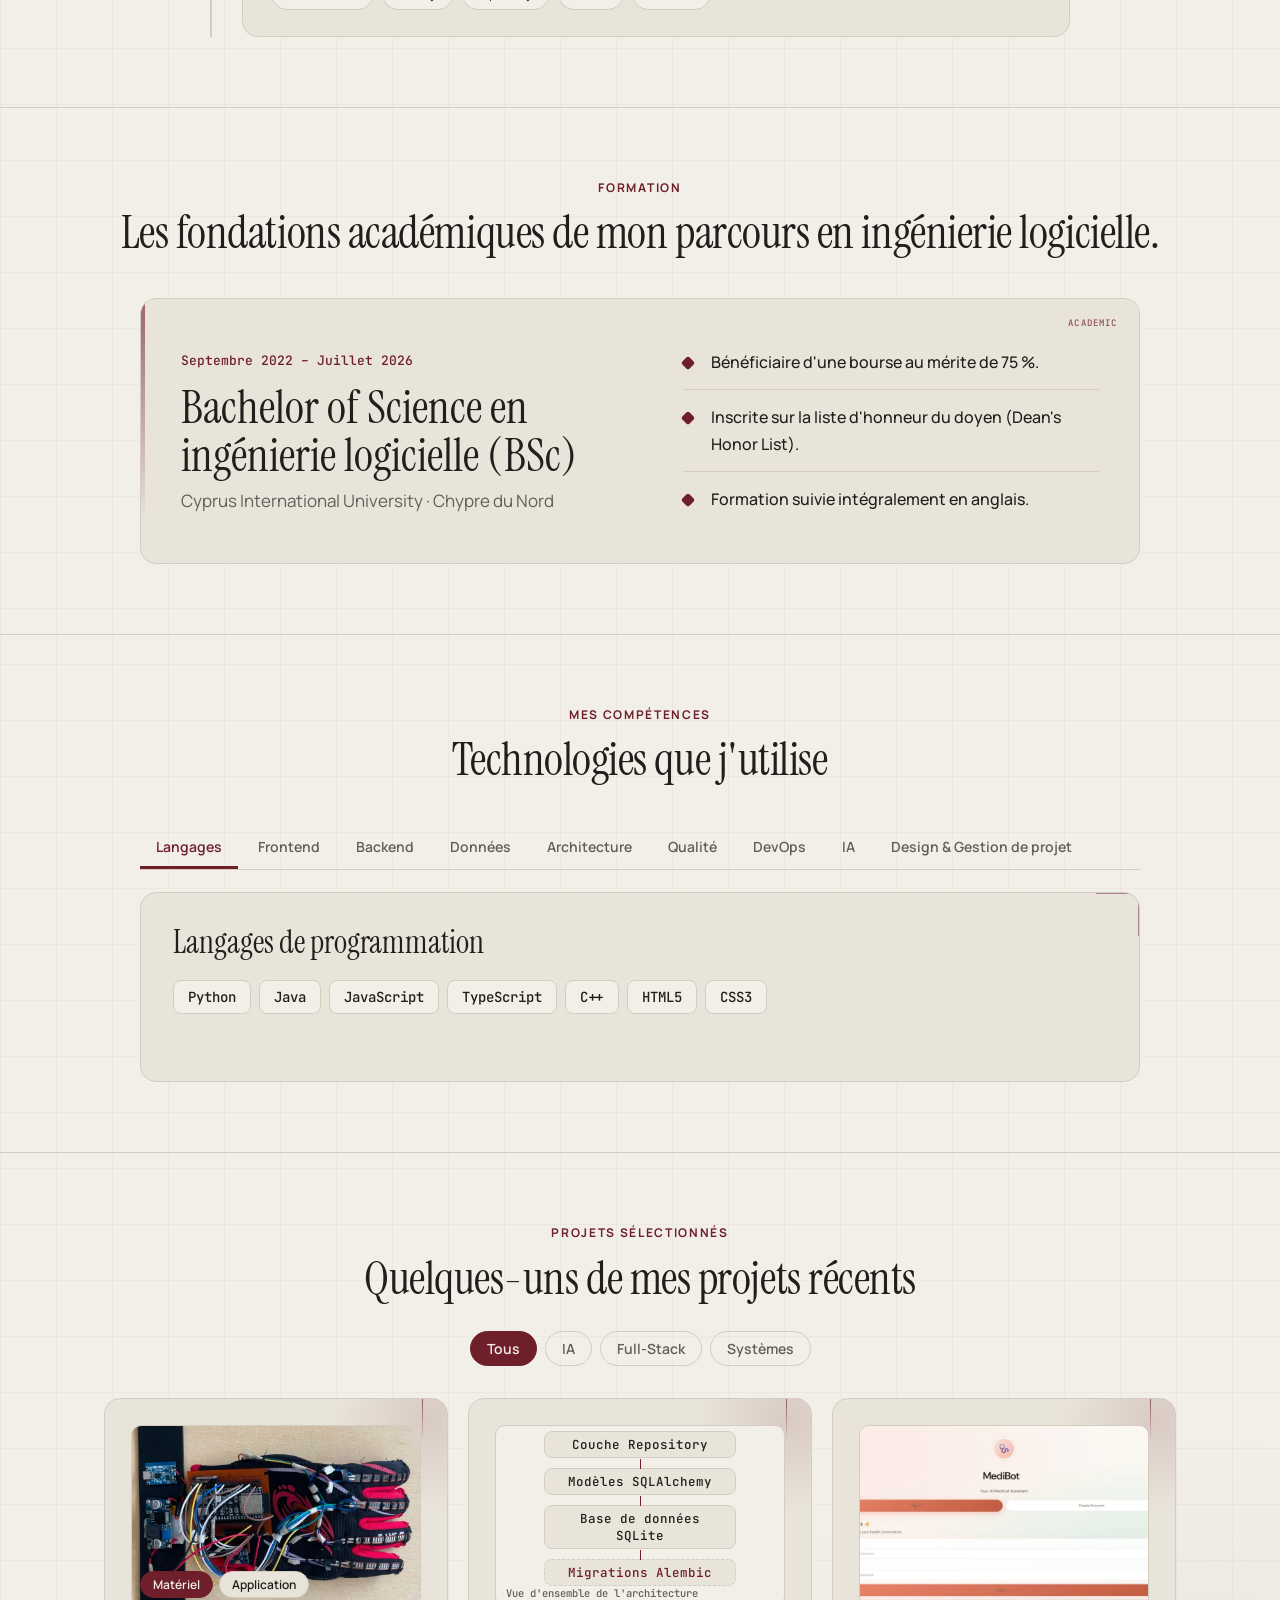
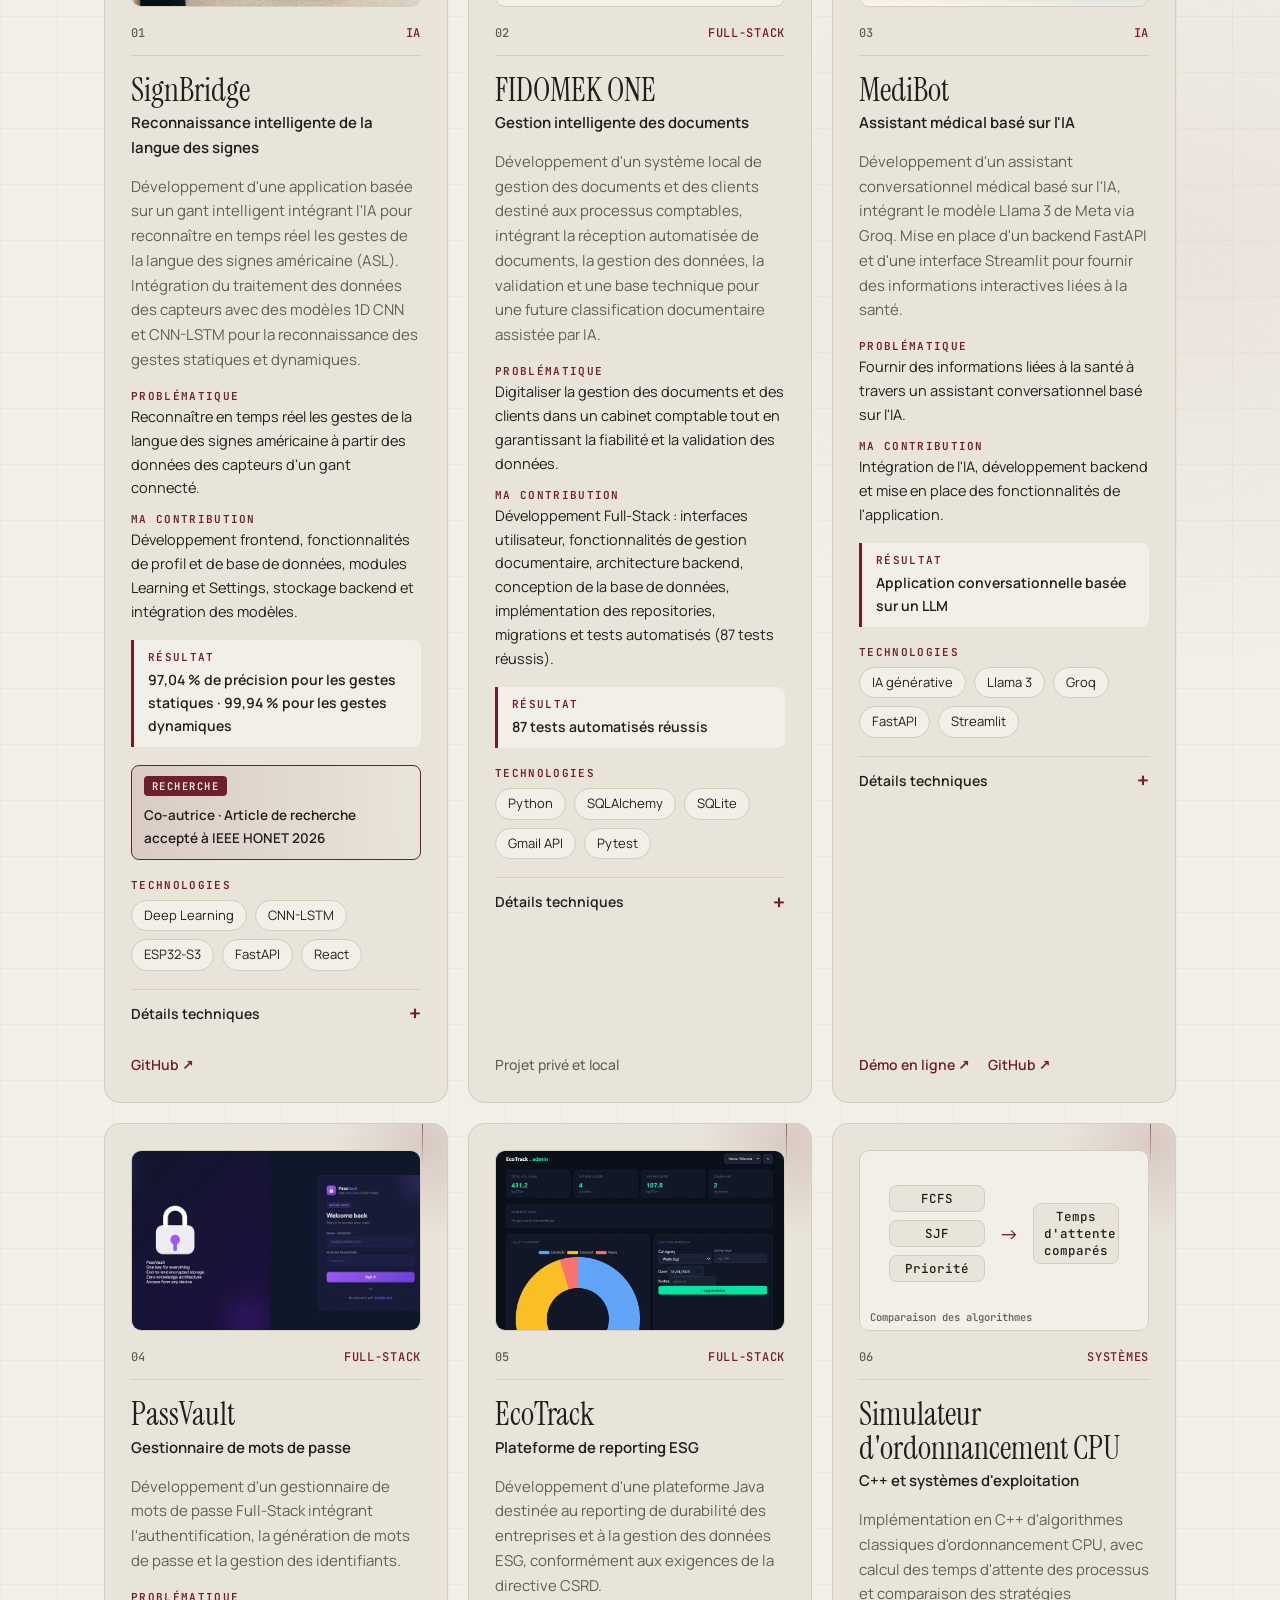
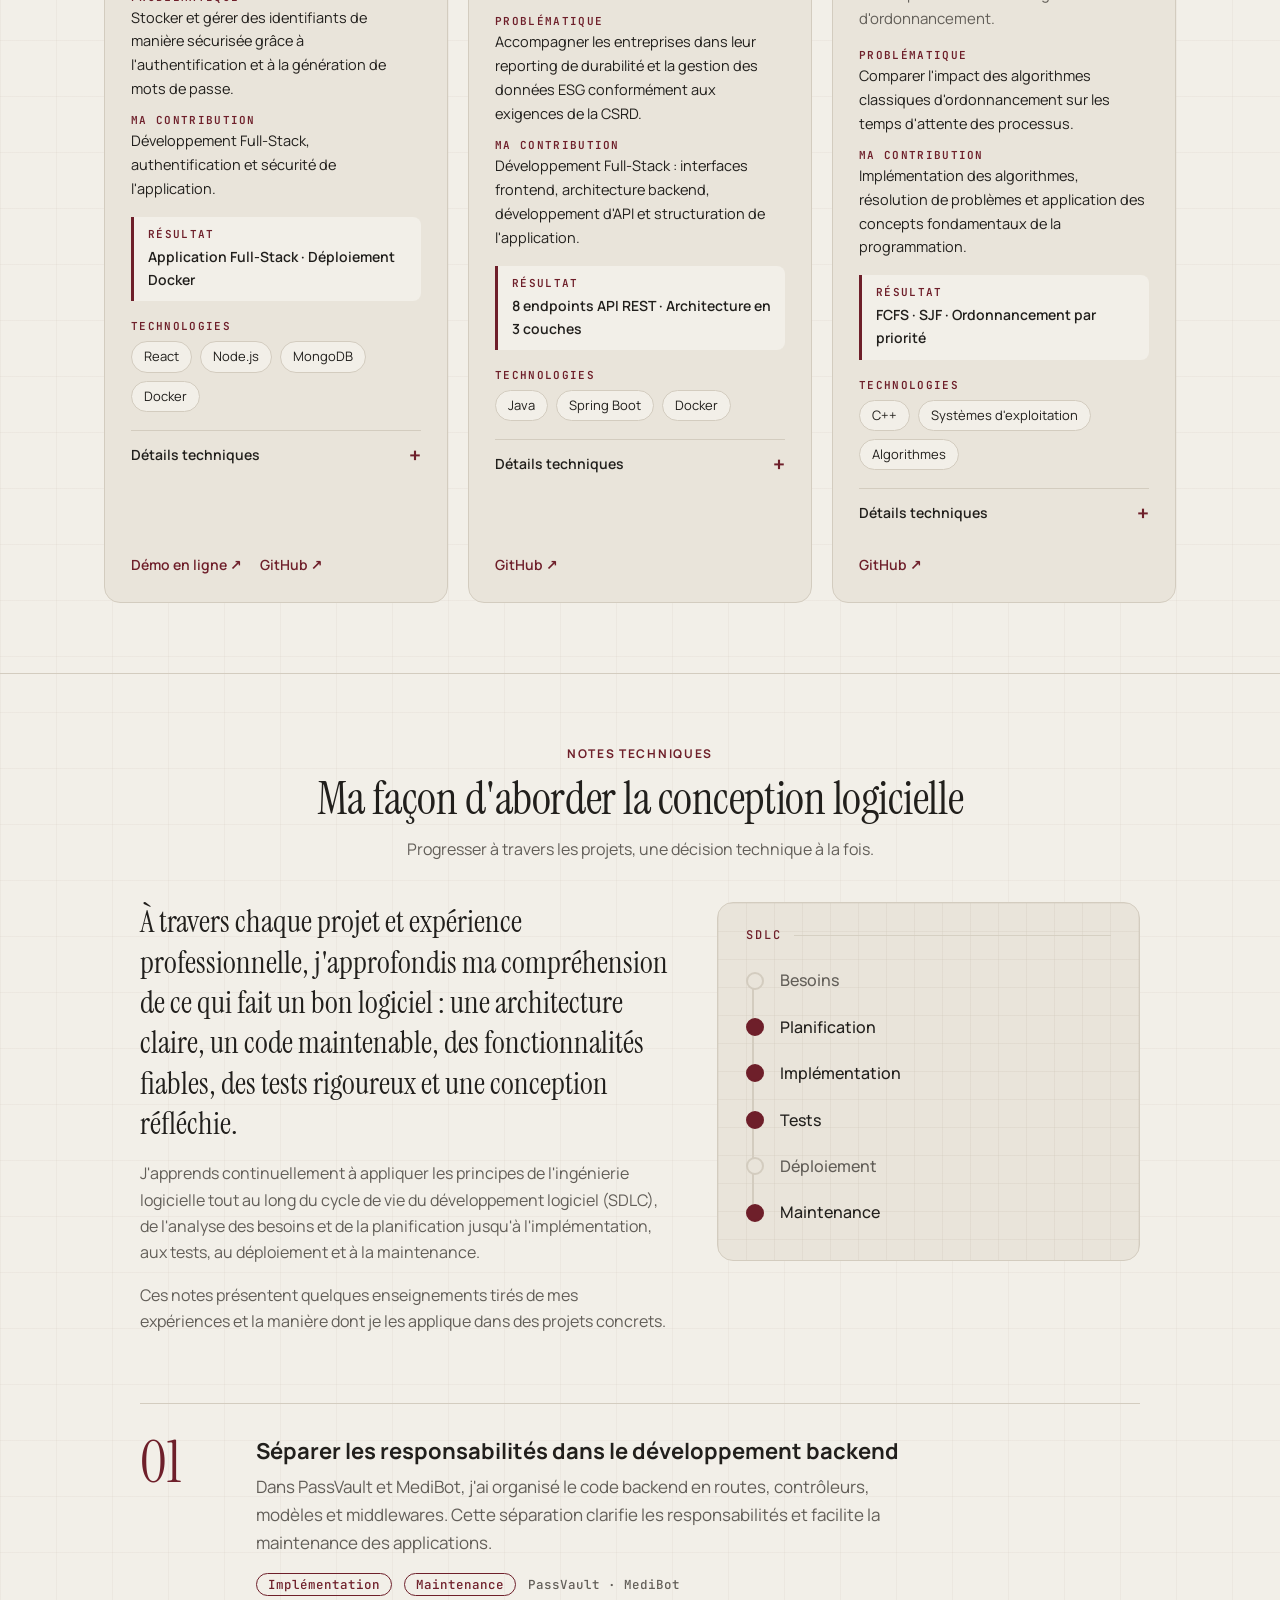
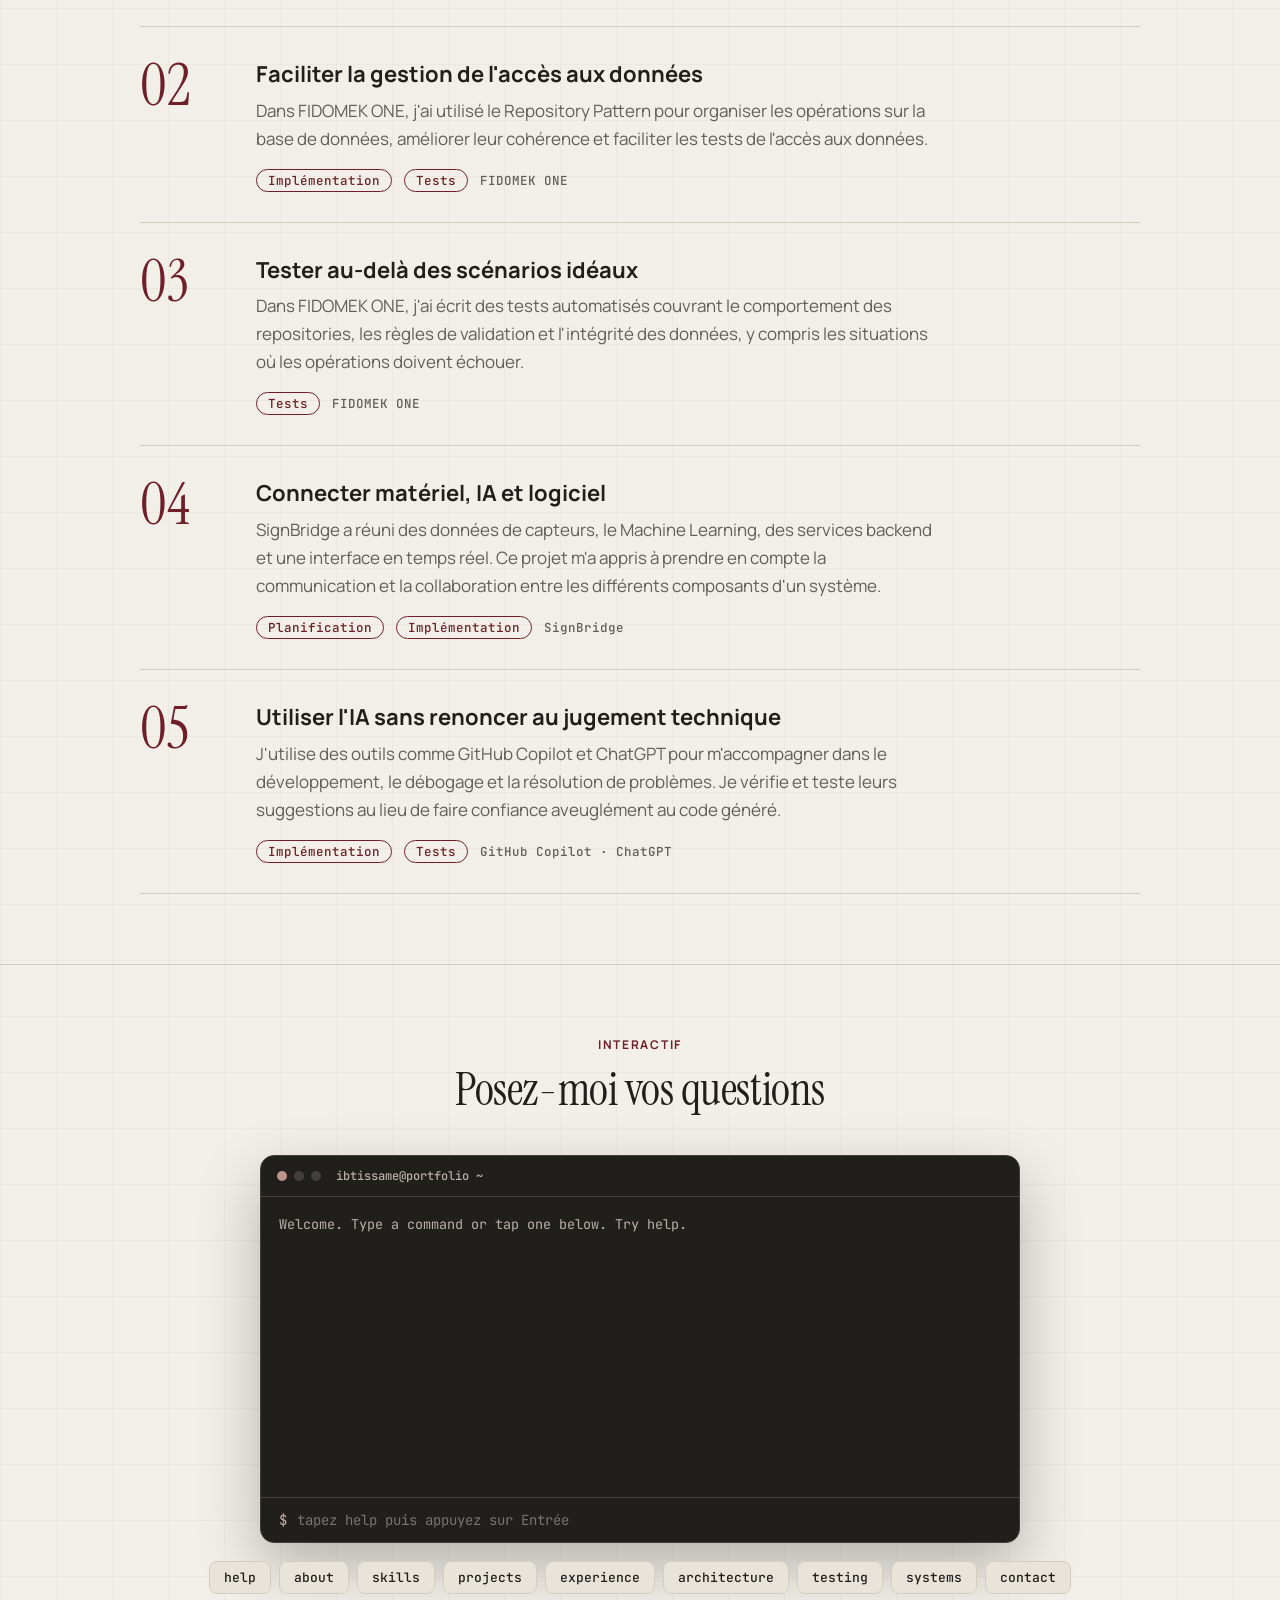
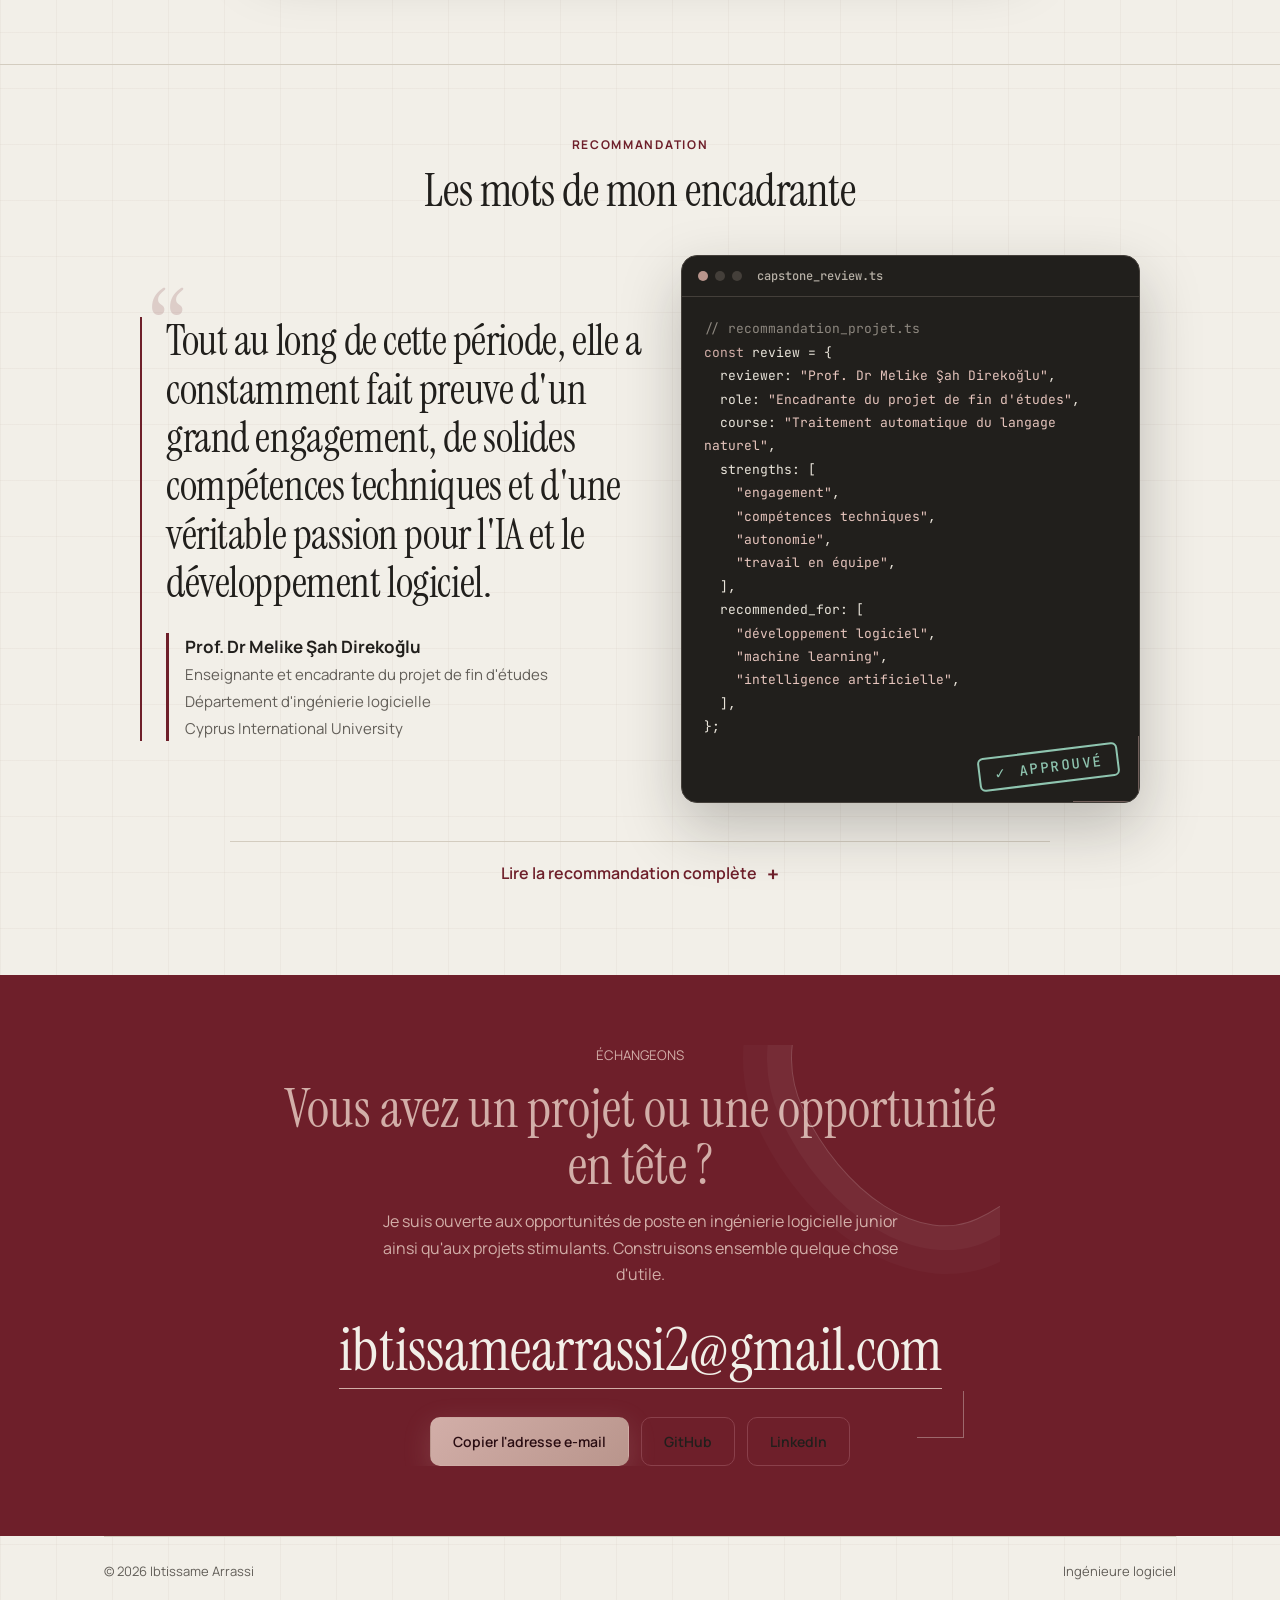
<file: fr.html>
<!DOCTYPE html>
<html lang="fr">
<head>
<meta charset="utf-8">
<meta name="viewport" content="width=device-width, initial-scale=1, viewport-fit=cover">

<title>Ibtissame Arrassi | Ingénieure logiciel junior : Backend, Tests & IA</title>

<meta name="description" content="Portfolio d'Ibtissame Arrassi, ingénieure logiciel junior spécialisée en architecture backend, tests logiciels et applications intégrant l'intelligence artificielle.">
<meta name="author" content="Ibtissame Arrassi">
<meta name="robots" content="index, follow">
<meta name="theme-color" content="#6E1F2A">
<meta name="color-scheme" content="light dark">

<meta property="og:type" content="website">
<meta property="og:site_name" content="Ibtissame Arrassi">
<meta property="og:title" content="Ibtissame Arrassi | Ingénieure logiciel junior : Backend, Tests & IA">
<meta property="og:description" content="Portfolio d'Ibtissame Arrassi, ingénieure logiciel junior spécialisée en architecture backend, tests logiciels et applications intégrant l'intelligence artificielle.">
<meta property="og:locale" content="fr_FR">

<meta name="twitter:card" content="summary">
<meta name="twitter:title" content="Ibtissame Arrassi | Ingénieure logiciel junior : Backend, Tests & IA">
<meta name="twitter:description" content="Portfolio d'Ibtissame Arrassi, ingénieure logiciel junior spécialisée en architecture backend, tests logiciels et applications intégrant l'intelligence artificielle.">

<!-- Après la mise en ligne, ajouter : <link rel="canonical" href="https://VOTRE-DOMAINE/fr.html"> ainsi que og:url et og:image avec des URL absolues. -->

<link rel="icon" href="data:image/svg+xml,%3Csvg xmlns='http://www.w3.org/2000/svg' viewBox='0 0 64 64'%3E%3Crect width='64' height='64' rx='14' fill='%236E1F2A'/%3E%3Cg fill='none' stroke='%23F2EFE8' stroke-width='5' stroke-linecap='round' stroke-linejoin='round'%3E%3Cpolyline points='24%2C22 12%2C32 24%2C42'/%3E%3Cpolyline points='40%2C22 52%2C32 40%2C42'/%3E%3Cline x1='36' y1='19' x2='28' y2='45'/%3E%3C/g%3E%3C/svg%3E">

<script type="application/ld+json">
{
  "@context": "https://schema.org",
  "@type": "Person",
  "name": "Ibtissame Arrassi",
  "jobTitle": "Ingénieure logiciel junior",
  "description": "Portfolio d'Ibtissame Arrassi, ingénieure logiciel junior spécialisée en architecture backend, tests logiciels et applications intégrant l'intelligence artificielle.",
  "email": "mailto:ibtissamearrassi2@gmail.com",
  "sameAs": [
    "https://github.com/arrassiibtissame",
    "https://www.linkedin.com/in/ibtissame-arrassi"
  ],
  "alumniOf": {
    "@type": "CollegeOrUniversity",
    "name": "Cyprus International University"
  },
  "knowsAbout": [
    "Ingénierie logicielle",
    "Développement backend",
    "Architecture logicielle",
    "Tests logiciels",
    "Développement Full-Stack",
    "Intelligence artificielle",
    "Python",
    "TypeScript",
    "React"
  ]
}
</script>

<link rel="preconnect" href="https://fonts.googleapis.com">
<link href="https://fonts.googleapis.com/css2?family=Instrument+Serif:ital@0;1&family=Manrope:wght@400;500;600;700;800&family=JetBrains+Mono:wght@400;500&display=swap" rel="stylesheet">

<link rel="stylesheet" href="style.css">
</head>

<body>
<a class="skip" href="#main">Aller au contenu</a>

<nav aria-label="Navigation principale">
  <div class="w">
    <a class="logo" href="fr.html"><i>&lt;/&gt;</i>Ibtissame Arrassi</a>

    <div class="nl" id="nl">
      <a href="#about">À propos</a>
      <a href="#experience">Expérience</a>
      <a href="#education">Formation</a>
      <a href="#skills">Compétences</a>
      <a href="#projects">Projets</a>
      <a href="#engineering-notes">Notes techniques</a>
      <a href="#terminal">Terminal</a>
      <a href="#contact">Contact</a>
    </div>

    <div class="nav-r">
      <a class="btn" href="index.html">EN</a>
      <a class="btn p" href="#contact">Me contacter</a>

      <button class="menu" type="button" aria-expanded="false" aria-controls="nl" aria-label="Ouvrir le menu">
        <span></span><span></span><span></span>
      </button>
    </div>
  </div>
</nav>

<main id="main">

<div class="w">
<header class="hero">
<div>
<span class="pill">Ingénieure logiciel junior</span>

<h1>Bonjour, je suis <em>Ibtissame</em>.</h1>

<p class="lead">Je conçois des systèmes logiciels fiables, de l'architecture au développement backend, en passant par les tests et les applications intégrant l'intelligence artificielle.</p>

<p>Je m'intéresse particulièrement à ce qui se passe derrière l'interface : la structure du logiciel, la communication entre ses composants et les moyens de garantir son bon fonctionnement.</p>

<div class="btns">
<a class="btn p" href="#projects">Voir mes projets</a>
<a class="btn" href="documents/IBTISSAME ARRASSI (2).pdf">Télécharger mon CV</a>
</div>
</div>

<div class="pic">
  <div class="coord">34°01'N — 5°00'W</div>

  <div class="disc">
    <img src="images/portrait.webp" alt="Portrait d'Ibtissame Arrassi" width="760" height="867">
  </div>

  <div class="code">
    <div class="h"><span>&lt;/&gt; developer.ts</span><b></b></div>
    <span class="ln"><k>const</k> <s>dev</s> = {</span>
    <span class="ln">&nbsp;&nbsp;name: <q>"Ibtissame"</q>,</span>
    <span class="ln">&nbsp;&nbsp;role: <q>"Software Engineer"</q>,</span>
    <span class="ln">&nbsp;&nbsp;focus: <q>"solutions"</q></span>
    <span class="ln">};</span>
  </div>
</div>
</header>
</div>

<section id="about">
<div class="w about">
<div>
<h2>Passionnée par la conception de solutions logicielles utiles.</h2>

<p>Diplômée en ingénierie logicielle, je m'intéresse à la création de logiciels pratiques, bien structurés et fiables.</p>

<p>Mon intérêt ne se limite pas aux interfaces utilisateur. J'aime concevoir des systèmes backend, structurer l'architecture des applications, travailler avec les bases de données et écrire des tests pour renforcer la fiabilité des logiciels.</p>

<p>À travers mes projets universitaires et mes expériences professionnelles, j'ai travaillé sur le développement Full-Stack, l'intégration de l'IA, la conception d'API, la gestion des bases de données et les tests logiciels.</p>

<p>Je m'intéresse particulièrement au croisement entre l'ingénierie logicielle et l'intelligence artificielle, où une architecture réfléchie et une mise en œuvre fiable permettent de transformer des idées en produits utiles.</p>
</div>

<div class="stats">
<div>
<b class="cnt">99.94%</b>
<span>Précision de reconnaissance dynamique</span>
<small>SignBridge</small>
</div>

<div>
<b class="cnt">87</b>
<span>Tests automatisés réussis</span>
<small>FIDOMEK ONE</small>
</div>

<div>
<b class="cnt">20+</b>
<span>Composants React réutilisables</span>
<small>HouXplore</small>
</div>

<div>
<b class="cnt">4</b>
<span>Langues de l'application</span>
<small>SignBridge</small>
</div>
</div>
</div>
</section>

<section id="experience">
<div class="w">
<div class="sec-t">
<small>MON PARCOURS</small>
<h2>Expérience professionnelle</h2>
</div>

<div class="tl">

<article class="job">
<header>
<div>
<h3>Cheffe de projet & Développeuse logiciel</h3>
<div class="org">FIDOMEK SARL AU</div>
</div>
<div class="when">
<time>Août 2026 – Aujourd'hui</time>
<span class="mode site">Sur site</span>
</div>
</header>

<p> Piloter la conception et le développement d'un système automatisé de gestion documentaire adapté aux besoins opérationnels d'un cabinet comptable.</p>

<ul class="bl">
<li>Analyser les besoins métier et les transforme en fonctionnalités, solutions techniques et priorités de développement.</li>
<li>Concevoir et développer des composants backend et des structures de bases de données avec Python, SQLAlchemy et SQLite.</li>
<li>Coordonner les décisions techniques, organiser les étapes de développement et faire évoluer le système selon les besoins opérationnels.</li>
<li>Utiliser des assistants de programmation IA pour analyser le code, déboguer et développer des tests, puis valider les modifications à l'aide de tests automatisés.</li>
</ul>

<ul class="pills">
<li>Python</li><li>SQLAlchemy</li><li>SQLite</li><li>Alembic</li><li>Pytest</li><li>GitHub Copilot</li><li>Développement assisté par IA</li>
</ul>
</article>

<article class="job">
<header>
<div>
<h3>Évaluatrice au comité de programme technique</h3>
<div class="org">IEEE HONET 2026</div>
</div>
<div class="when">
<time>Septembre 2026 – Octobre 2026</time>
<span class="mode online">À distance</span>
</div>
</header>
<ul class="bl">
<li>Évaluer deux articles de recherche portant sur la maintenance prédictive dans les réseaux de télécommunications et la localisation IoT basée sur l'Edge Computing.</li>
<li>Analyser les méthodologies techniques, les protocoles expérimentaux, l'originalité et les contributions scientifiques.</li>
<li>Rédiger des retours structurés sur la qualité technique et la validité des travaux de recherche.</li>
</ul>

<ul class="pills">
<li>Intelligence artificielle</li><li>Évaluation scientifique</li><li>Évaluation technique</li><li>Analyse critique</li>
</ul>
</article>

<article class="job">
<header>
<div>
<h3>Stagiaire Développeuse Full-Stack</h3>
<div class="org">HouXplore</div>
</div>
<div class="when">
<time>Janvier – Mars 2026</time>
<span class="mode online">À distance</span>
</div>
</header>

<ul class="bl">
<li>Maintenir et améliorer une application Full-Stack existante en analysant sa base de code et en adaptant les fonctionnalités déjà développées.</li>
<li>Améliorer les interfaces React et développer plus de 20 composants réutilisables afin de renforcer la réactivité et la navigation.</li>
<li>Contribuer au développement backend des fonctionnalités d'abonnement et de paiement bancaire au sein d'une équipe Agile.</li>
</ul>

<ul class="pills">
<li>React</li><li>TypeScript</li><li>Applications intégrant l'IA</li><li>Développement backend</li><li>Agile</li>
</ul>
</article>

<article class="job">
<header>
<div>
<h3>Stagiaire Développeuse Full-Stack</h3>
<div class="org">COPAG</div>
</div>
<div class="when">
<time>Juillet 2025 – Septembre 2025</time>
<span class="mode site">Sur site</span>
</div>
</header>

<ul class="bl">
<li>Développer une application React Native dédiée aux activités de collecte de lait, aux agents et aux opérations de transport.</li>
<li>Développer des fonctionnalités API REST avec Node.js et Express, et gérer les données hors ligne avec SQLite.</li>
<li>Mettre en place le suivi de la capacité des cuves à lait, la validation des saisies et la visualisation dynamique des données.</li>
<li>Contribuer à la digitalisation des processus de collecte et de reporting.</li>
</ul>

<ul class="pills">
<li>React Native</li><li>Node.js</li><li>Express.js</li><li>SQLite</li><li>API REST</li>
</ul>
</article>

</div>
</div>
</section>

<section id="education">
<div class="w">
<div class="sec-t">
<small>FORMATION</small>
<h2>Les fondations académiques de mon parcours en ingénierie logicielle.</h2>
</div>

<div class="edu">
<div class="edu-main">
<span class="edu-date">Septembre 2022 – Juillet 2026</span>
<h3>Bachelor of Science en ingénierie logicielle (BSc)</h3>
<p>Cyprus International University · Chypre du Nord</p>
</div>

<ul class="edu-list">
<li>Bénéficiaire d'une bourse au mérite de 75 %.</li>
<li>Inscrite sur la liste d'honneur du doyen (Dean's Honor List).</li>
<li>Formation suivie intégralement en anglais.</li>
</ul>
</div>
</div>
</section>

<section id="skills">
<div class="w">
<div class="sec-t">
<small>MES COMPÉTENCES</small>
<h2>Technologies que j'utilise</h2>
</div>

<div class="tabs" role="tablist" aria-label="Catégories de compétences">
<button role="tab" id="tab0" aria-controls="pan0" aria-selected="true" tabindex="0">Langages</button>
<button role="tab" id="tab1" aria-controls="pan1" aria-selected="false" tabindex="-1">Frontend</button>
<button role="tab" id="tab2" aria-controls="pan2" aria-selected="false" tabindex="-1">Backend</button>
<button role="tab" id="tab3" aria-controls="pan3" aria-selected="false" tabindex="-1">Données</button>
<button role="tab" id="tab4" aria-controls="pan4" aria-selected="false" tabindex="-1">Architecture</button>
<button role="tab" id="tab5" aria-controls="pan5" aria-selected="false" tabindex="-1">Qualité</button>
<button role="tab" id="tab6" aria-controls="pan6" aria-selected="false" tabindex="-1">DevOps</button>
<button role="tab" id="tab7" aria-controls="pan7" aria-selected="false" tabindex="-1">IA</button>
<button role="tab" id="tab8" aria-controls="pan8" aria-selected="false" tabindex="-1">Design & Gestion de projet</button>
</div>

<div class="tpanel" role="tabpanel" id="pan0" aria-labelledby="tab0">
<h3>Langages de programmation</h3>
<ul class="pills">
<li>Python</li><li>Java</li><li>JavaScript</li><li>TypeScript</li><li>C++</li><li>HTML5</li><li>CSS3</li>
</ul>
</div>

<div class="tpanel" role="tabpanel" id="pan1" aria-labelledby="tab1" hidden>
<h3>Frameworks et bibliothèques Frontend</h3>
<ul class="pills">
<li>React</li><li>Next.js</li><li>Vue.js</li><li>React Native</li><li>Tailwind CSS</li>
</ul>
</div>

<div class="tpanel" role="tabpanel" id="pan2" aria-labelledby="tab2" hidden>
<h3>Développement Backend</h3>
<ul class="pills">
<li>Node.js</li><li>Express.js</li><li>FastAPI</li><li>Spring Boot</li><li>API REST</li><li>WebSockets</li><li>Authentification JWT</li><li>Swagger</li>
</ul>
</div>

<div class="tpanel" role="tabpanel" id="pan3" aria-labelledby="tab3" hidden>
<h3>Bases de données et gestion des données</h3>
<ul class="pills">
<li>PostgreSQL</li><li>MongoDB</li><li>SQLite</li><li>Supabase</li><li>SQLAlchemy</li><li>Conception de bases de données</li><li>Modélisation des données</li><li>Alembic</li>
</ul>
</div>

<div class="tpanel" role="tabpanel" id="pan4" aria-labelledby="tab4" hidden>
<h3>Architecture et ingénierie logicielle</h3>
<ul class="pills">
<li>Architecture de type MVC</li><li>Architecture en couches</li><li>Repository Pattern</li><li>Conception d'API REST</li><li>Intégration de systèmes</li><li>Contrôle d'accès basé sur les rôles (RBAC)</li><li>Programmation orientée objet</li>
</ul>
</div>

<div class="tpanel" role="tabpanel" id="pan5" aria-labelledby="tab5" hidden>
<h3>Tests et qualité logicielle</h3>
<ul class="pills">
<li>Pytest</li><li>Tests automatisés</li><li>Tests des repositories</li><li>Validation de l'intégrité des données</li><li>Tests API</li><li>Postman</li><li>Débogage</li><li>Gestion des erreurs</li>
</ul>
</div>

<div class="tpanel" role="tabpanel" id="pan6" aria-labelledby="tab6" hidden>
<h3>DevOps et déploiement</h3>
<ul class="pills">
<li>Git</li><li>GitHub</li><li>Docker</li><li>Déploiement d'applications</li><li>Configuration des environnements</li>
</ul>
</div>

<div class="tpanel" role="tabpanel" id="pan7" aria-labelledby="tab7" hidden>
<h3>IA et développement assisté par IA</h3>

<h4>Intelligence artificielle et Machine Learning</h4>
<ul class="pills">
<li>Llama 3</li><li>Groq API</li><li>Intégration de modèles de Machine Learning</li>
</ul>

<h4>Outils de développement assisté par IA</h4>
<ul class="pills">
<li>GitHub Copilot</li><li>ChatGPT</li><li>Débogage assisté par IA</li>
</ul>
</div>

<div class="tpanel" role="tabpanel" id="pan8" aria-labelledby="tab8" hidden>
<h3>Design UI/UX et gestion de projet</h3>
<ul class="pills">
<li>Figma</li><li>Wireframing</li><li>Conception UI</li><li>Prototypage interactif</li><li>Design responsive</li><li>Jira</li><li>Trello</li><li>Collaboration Agile</li>
</ul>
</div>

</div>
</section>

<section id="projects">
<div class="w">
<div class="sec-t">
<small>PROJETS SÉLECTIONNÉS</small>
<h2>Quelques-uns de mes projets récents</h2>
</div>

<div class="filt" role="group" aria-label="Filtrer les projets">
<button data-f="all" aria-pressed="true">Tous</button>
<button data-f="ai" aria-pressed="false">IA</button>
<button data-f="web" aria-pressed="false">Full-Stack</button>
<button data-f="systems" aria-pressed="false">Systèmes</button>
</div>

<div class="pgrid">

<article class="pj" data-cat="ai">
<div class="pmedia">
<button class="shot" type="button" aria-label="Agrandir l'image : gant intelligent SignBridge avec une carte ESP32-S3, des capteurs de flexion, un module de charge et une batterie">
<img src="images/signbridge-hardware.webp" alt="Gant intelligent SignBridge avec une carte ESP32-S3, des capteurs de flexion, un module de charge et une batterie sur un bracelet" width="900" height="562" loading="lazy">
</button>

<button class="shot" type="button" hidden aria-label="Agrandir l'image : page de connexion de l'application SignBridge">
<img src="images/signbridge-app.webp" alt="Page de connexion de l'application web SignBridge" width="1000" height="426" loading="lazy">
</button>

<div class="mswitch" role="group" aria-label="Images SignBridge">
<button type="button" aria-pressed="true" data-i="0">Matériel</button>
<button type="button" aria-pressed="false" data-i="1">Application</button>
</div>
</div>

<div class="top"><span>01</span><b>IA</b></div>
<h3>SignBridge</h3>
<p class="sub">Reconnaissance intelligente de la langue des signes</p>

<p>Développement d'une application basée sur un gant intelligent intégrant l'IA pour reconnaître en temps réel les gestes de la langue des signes américaine (ASL). Intégration du traitement des données des capteurs avec des modèles 1D CNN et CNN-LSTM pour la reconnaissance des gestes statiques et dynamiques.</p>

<dl class="q">
<div>
<dt>Problématique</dt>
<dd>Reconnaître en temps réel les gestes de la langue des signes américaine à partir des données des capteurs d'un gant connecté.</dd>
</div>
<div>
<dt>Ma contribution</dt>
<dd>Développement frontend, fonctionnalités de profil et de base de données, modules Learning et Settings, stockage backend et intégration des modèles.</dd>
</div>
</dl>

<div class="hl">
<small>Résultat</small>
97,04 % de précision pour les gestes statiques · 99,94 % pour les gestes dynamiques
</div>

<div class="pub">
<b>Recherche</b>
<span>Co-autrice · Article de recherche accepté à IEEE HONET 2026</span>
</div>

<div class="stk">
<small>Technologies</small>
<ul class="pills">
<li>Deep Learning</li><li>CNN-LSTM</li><li>ESP32-S3</li><li>FastAPI</li><li>React</li>
</ul>
</div>

<details class="eng">
<summary>Détails techniques</summary>
<div class="in">
<h4>Architecture du système</h4>
<p>Une architecture de bout en bout reliant le matériel des capteurs portables, les modèles de Machine Learning, un backend FastAPI, la communication en temps réel et une application React.</p>

<h4>Contributions techniques</h4>
<ul class="bl">
<li>Intégration des données des capteurs ESP32-S3 dans le fonctionnement de l'application.</li>
<li>Contribution au stockage backend et à l'intégration de la base de données avec Supabase.</li>
<li>Travail sur la communication en temps réel avec WebSockets.</li>
<li>Contribution à l'intégration des modèles de reconnaissance CNN et CNN-LSTM.</li>
</ul>

<h4>Évaluation des modèles</h4>
<ul class="bl">
<li>97,04 % de précision pour la reconnaissance des signes statiques.</li>
<li>99,94 % de précision pour la reconnaissance des signes dynamiques.</li>
</ul>

<h4>Article de recherche en co-autorat</h4>
<p>Co-rédaction d'un article de recherche basé sur SignBridge, accepté pour présentation à IEEE HONET 2026, mettant en valeur les contributions techniques et scientifiques du projet.</p>
</div>
</details>

<div class="links">
<a href="https://github.com/arrassiibtissame/smart-glove-sign-language">GitHub ↗</a>
</div>
</article>

<article class="pj" data-cat="web">
<div class="pmedia diag" role="img" aria-label="Architecture de FIDOMEK ONE : couche repository, modèles SQLAlchemy, base de données SQLite et migrations Alembic">
<span>Couche Repository</span>
<span>Modèles SQLAlchemy</span>
<span>Base de données SQLite</span>
<em class="alt">Migrations Alembic</em>
<small>Vue d'ensemble de l'architecture</small>
</div>

<div class="top"><span>02</span><b>Full-Stack</b></div>
<h3>FIDOMEK ONE</h3>
<p class="sub">Gestion intelligente des documents</p>

<p>Développement d'un système local de gestion des documents et des clients destiné aux processus comptables, intégrant la réception automatisée de documents, la gestion des données, la validation et une base technique pour une future classification documentaire assistée par IA.</p>

<dl class="q">
<div>
<dt>Problématique</dt>
<dd>Digitaliser la gestion des documents et des clients dans un cabinet comptable tout en garantissant la fiabilité et la validation des données.</dd>
</div>
<div>
<dt>Ma contribution</dt>
<dd>Développement Full-Stack : interfaces utilisateur, fonctionnalités de gestion documentaire, architecture backend, conception de la base de données, implémentation des repositories, migrations et tests automatisés (87 tests réussis).</dd>
</div>
</dl>

<div class="hl">
<small>Résultat</small>
87 tests automatisés réussis
</div>

<div class="stk">
<small>Technologies</small>
<ul class="pills">
<li>Python</li><li>SQLAlchemy</li><li>SQLite</li><li>Gmail API</li><li>Pytest</li>
</ul>
</div>

<details class="eng">
<summary>Détails techniques</summary>
<div class="in">
<h4>Architecture du système</h4>
<p>Un backend modulaire construit autour de modèles SQLAlchemy, d'un accès aux données basé sur le Repository Pattern, d'une persistance SQLite et de migrations de base de données avec Alembic.</p>

<h4>Implémentation technique</h4>
<ul class="bl">
<li>Organisation de l'accès aux données à travers des repositories dédiés.</li>
<li>Définition de modèles relationnels, de contraintes et de règles de validation.</li>
<li>Mise en place des exigences de contrôle d'accès par rôle pour les administrateurs et les employés.</li>
<li>Structuration des processus documentaires et des relations entre les tables.</li>
</ul>

<h4>Tests et qualité</h4>
<ul class="bl">
<li>87 tests automatisés réussis dans la suite de tests présentée.</li>
<li>Tests du comportement des repositories et de l'intégrité des données.</li>
<li>Utilisation de Pytest pour valider les règles métier et les opérations sur la base de données.</li>
</ul>
</div>
</details>

<div class="links">
<span>Projet privé et local</span>
</div>
</article>

<article class="pj" data-cat="ai">
<div class="pmedia">
<button class="shot" type="button" aria-label="Agrandir l'image : page de connexion de MediBot avec le logo stéthoscope et le texte Votre assistant médical IA">
<img src="images/medibot.webp" alt="Page de connexion de MediBot avec le logo stéthoscope et le texte Votre assistant médical IA" width="1000" height="466" loading="lazy">
</button>
</div>

<div class="top"><span>03</span><b>IA</b></div>
<h3>MediBot</h3>
<p class="sub">Assistant médical basé sur l'IA</p>

<p>Développement d'un assistant conversationnel médical basé sur l'IA, intégrant le modèle Llama 3 de Meta via Groq. Mise en place d'un backend FastAPI et d'une interface Streamlit pour fournir des informations interactives liées à la santé.</p>

<dl class="q">
<div>
<dt>Problématique</dt>
<dd>Fournir des informations liées à la santé à travers un assistant conversationnel basé sur l'IA.</dd>
</div>
<div>
<dt>Ma contribution</dt>
<dd>Intégration de l'IA, développement backend et mise en place des fonctionnalités de l'application.</dd>
</div>
</dl>

<div class="hl">
<small>Résultat</small>
Application conversationnelle basée sur un LLM
</div>

<div class="stk">
<small>Technologies</small>
<ul class="pills">
<li>IA générative</li><li>Llama 3</li><li>Groq</li><li>FastAPI</li><li>Streamlit</li>
</ul>
</div>

<details class="eng">
<summary>Détails techniques</summary>
<div class="in">
<h4>Architecture du système</h4>
<p>Une application conversationnelle basée sur l'IA combinant une interface Streamlit, un backend FastAPI, l'API Groq et le modèle Llama 3.</p>

<h4>Implémentation technique</h4>
<ul class="bl">
<li>Connexion du frontend aux fonctionnalités de l'API backend.</li>
<li>Intégration de Llama 3 via Groq.</li>
<li>Organisation de la logique applicative et du traitement des requêtes.</li>
<li>Utilisation de PostgreSQL et de l'authentification JWT.</li>
</ul>
</div>
</details>

<div class="links">
<a href="https://medibot-frontend-cmp3.onrender.com">Démo en ligne ↗</a>
<a href="https://github.com/arrassiibtissame/Medibot">GitHub ↗</a>
</div>
</article>

<article class="pj" data-cat="web">
<div class="pmedia">
<button class="shot" type="button" aria-label="Agrandir l'image : page de connexion sécurisée de PassVault avec une illustration de cadenas">
<img src="images/passvault.webp" alt="Page de connexion sécurisée de PassVault avec une illustration de cadenas" width="1000" height="460" loading="lazy">
</button>
</div>

<div class="top"><span>04</span><b>Full-Stack</b></div>
<h3>PassVault</h3>
<p class="sub">Gestionnaire de mots de passe</p>

<p>Développement d'un gestionnaire de mots de passe Full-Stack intégrant l'authentification, la génération de mots de passe et la gestion des identifiants.</p>

<dl class="q">
<div>
<dt>Problématique</dt>
<dd>Stocker et gérer des identifiants de manière sécurisée grâce à l'authentification et à la génération de mots de passe.</dd>
</div>
<div>
<dt>Ma contribution</dt>
<dd>Développement Full-Stack, authentification et sécurité de l'application.</dd>
</div>
</dl>

<div class="hl">
<small>Résultat</small>
Application Full-Stack · Déploiement Docker
</div>

<div class="stk">
<small>Technologies</small>
<ul class="pills">
<li>React</li><li>Node.js</li><li>MongoDB</li><li>Docker</li>
</ul>
</div>

<details class="eng">
<summary>Détails techniques</summary>
<div class="in">
<h4>Architecture du système</h4>
<p>Une application Full-Stack de gestion de mots de passe développée avec React, Node.js, Express et MongoDB.</p>

<h4>Implémentation technique</h4>
<ul class="bl">
<li>Mise en place de l'authentification avec JWT.</li>
<li>Intégration du backend avec MongoDB.</li>
<li>Développement des fonctionnalités de génération et de gestion des mots de passe.</li>
<li>Utilisation de Docker dans le processus de développement et de déploiement.</li>
</ul>
</div>
</details>

<div class="links">
<a href="https://passvault-frontend-ayhw.onrender.com">Démo en ligne ↗</a>
<a href="https://github.com/arrassiibtissame/password-manager--app">GitHub ↗</a>
</div>
</article>

<article class="pj" data-cat="web">
<div class="pmedia">
<button class="shot" type="button" aria-label="Agrandir l'image : tableau de bord EcoTrack avec les émissions totales de CO2, un graphique circulaire par catégorie et un formulaire de saisie des émissions">
<img src="images/ecotrack.webp" alt="Tableau de bord EcoTrack avec les émissions totales de CO2, un graphique circulaire par catégorie et un formulaire de saisie des émissions" width="1000" height="826" loading="lazy">
</button>
</div>

<div class="top"><span>05</span><b>Full-Stack</b></div>
<h3>EcoTrack</h3>
<p class="sub">Plateforme de reporting ESG</p>

<p>Développement d'une plateforme Java destinée au reporting de durabilité des entreprises et à la gestion des données ESG, conformément aux exigences de la directive CSRD.</p>

<dl class="q">
<div>
<dt>Problématique</dt>
<dd>Accompagner les entreprises dans leur reporting de durabilité et la gestion des données ESG conformément aux exigences de la CSRD.</dd>
</div>
<div>
<dt>Ma contribution</dt>
<dd>Développement Full-Stack : interfaces frontend, architecture backend, développement d'API et structuration de l'application.</dd>
</div>
</dl>

<div class="hl">
<small>Résultat</small>
8 endpoints API REST · Architecture en 3 couches
</div>

<div class="stk">
<small>Technologies</small>
<ul class="pills">
<li>Java</li><li>Spring Boot</li><li>Docker</li>
</ul>
</div>

<details class="eng">
<summary>Détails techniques</summary>
<div class="in">
<h4>Architecture du système</h4>
<p>Une application Java Spring Boot structurée autour d'une architecture en trois couches et d'endpoints API REST.</p>

<h4>Implémentation technique</h4>
<ul class="bl">
<li>Conception de trois entités principales et de huit endpoints API.</li>
<li>Organisation des responsabilités applicatives sur trois couches.</li>
<li>Mise en place de la gestion des erreurs et des opérations backend sur les données.</li>
<li>Utilisation de Docker pour la conteneurisation.</li>
</ul>
</div>
</details>

<div class="links">
<a href="https://github.com/arrassiibtissame/EcoTrack">GitHub ↗</a>
</div>
</article>

<article class="pj" data-cat="systems">
<div class="pmedia diag row" role="img" aria-label="Simulateur d'ordonnancement CPU : comparaison des algorithmes FCFS, SJF et Priority selon le temps d'attente des processus">
<div class="col">
<em>FCFS</em><em>SJF</em><em>Priorité</em>
</div>
<i>→</i>
<em class="res">Temps d'attente comparés</em>
<small>Comparaison des algorithmes</small>
</div>

<div class="top"><span>06</span><b>Systèmes</b></div>
<h3>Simulateur d'ordonnancement CPU</h3>
<p class="sub">C++ et systèmes d'exploitation</p>

<p>Implémentation en C++ d'algorithmes classiques d'ordonnancement CPU, avec calcul des temps d'attente des processus et comparaison des stratégies d'ordonnancement.</p>

<dl class="q">
<div>
<dt>Problématique</dt>
<dd>Comparer l'impact des algorithmes classiques d'ordonnancement sur les temps d'attente des processus.</dd>
</div>
<div>
<dt>Ma contribution</dt>
<dd>Implémentation des algorithmes, résolution de problèmes et application des concepts fondamentaux de la programmation.</dd>
</div>
</dl>

<div class="hl">
<small>Résultat</small>
FCFS · SJF · Ordonnancement par priorité
</div>

<div class="stk">
<small>Technologies</small>
<ul class="pills">
<li>C++</li><li>Systèmes d'exploitation</li><li>Algorithmes</li>
</ul>
</div>

<details class="eng">
<summary>Détails techniques</summary>
<div class="in">
<h4>Implémentation technique</h4>
<p>Un simulateur en C++ illustrant les principes fondamentaux des algorithmes d'ordonnancement CPU.</p>

<h4>Développement</h4>
<ul class="bl">
<li>Implémentation de First Come First Served (FCFS).</li>
<li>Implémentation de Shortest Job First (SJF).</li>
<li>Implémentation de l'ordonnancement par priorité.</li>
<li>Calcul des temps d'attente des processus à partir des données saisies.</li>
</ul>
</div>
</details>

<div class="links">
<a href="https://github.com/arrassiibtissame/CPU-scheduling-">GitHub ↗</a>
</div>
</article>

</div>
</div>
</section>

<section id="engineering-notes">
<div class="w">
<div class="sec-t">
<small>NOTES TECHNIQUES</small>
<h2>Ma façon d'aborder la conception logicielle</h2>
<p>Progresser à travers les projets, une décision technique à la fois.</p>
</div>

<div class="nt-top">
<div class="nt-intro">
<p class="lead">À travers chaque projet et expérience professionnelle, j'approfondis ma compréhension de ce qui fait un bon logiciel : une architecture claire, un code maintenable, des fonctionnalités fiables, des tests rigoureux et une conception réfléchie.</p>

<p>J'apprends continuellement à appliquer les principes de l'ingénierie logicielle tout au long du cycle de vie du développement logiciel (SDLC), de l'analyse des besoins et de la planification jusqu'à l'implémentation, aux tests, au déploiement et à la maintenance.</p>

<p>Ces notes présentent quelques enseignements tirés de mes expériences et la manière dont je les applique dans des projets concrets.</p>
</div>

<aside class="sdlc" aria-label="Cycle de vie du développement logiciel">
<h3>SDLC</h3>
<ol>
<li data-p="requirements">Besoins</li>
<li data-p="planning" class="cov">Planification</li>
<li data-p="implementation" class="cov">Implémentation</li>
<li data-p="testing" class="cov">Tests</li>
<li data-p="deployment">Déploiement</li>
<li data-p="maintenance" class="cov">Maintenance</li>
</ol>
</aside>
</div>

<div class="nlist">

<article class="nrow" data-ph="implementation maintenance">
<span class="nn">01</span>
<div>
<h3>Séparer les responsabilités dans le développement backend</h3>
<p>Dans PassVault et MediBot, j'ai organisé le code backend en routes, contrôleurs, modèles et middlewares. Cette séparation clarifie les responsabilités et facilite la maintenance des applications.</p>
<div class="meta">
<span class="ph">Implémentation</span>
<span class="ph">Maintenance</span>
<span>PassVault · MediBot</span>
</div>
</div>
</article>

<article class="nrow" data-ph="implementation testing">
<span class="nn">02</span>
<div>
<h3>Faciliter la gestion de l'accès aux données</h3>
<p>Dans FIDOMEK ONE, j'ai utilisé le Repository Pattern pour organiser les opérations sur la base de données, améliorer leur cohérence et faciliter les tests de l'accès aux données.</p>
<div class="meta">
<span class="ph">Implémentation</span>
<span class="ph">Tests</span>
<span>FIDOMEK ONE</span>
</div>
</div>
</article>

<article class="nrow" data-ph="testing">
<span class="nn">03</span>
<div>
<h3>Tester au-delà des scénarios idéaux</h3>
<p>Dans FIDOMEK ONE, j'ai écrit des tests automatisés couvrant le comportement des repositories, les règles de validation et l'intégrité des données, y compris les situations où les opérations doivent échouer.</p>
<div class="meta">
<span class="ph">Tests</span>
<span>FIDOMEK ONE</span>
</div>
</div>
</article>

<article class="nrow" data-ph="planning implementation">
<span class="nn">04</span>
<div>
<h3>Connecter matériel, IA et logiciel</h3>
<p>SignBridge a réuni des données de capteurs, le Machine Learning, des services backend et une interface en temps réel. Ce projet m'a appris à prendre en compte la communication et la collaboration entre les différents composants d'un système.</p>
<div class="meta">
<span class="ph">Planification</span>
<span class="ph">Implémentation</span>
<span>SignBridge</span>
</div>
</div>
</article>

<article class="nrow" data-ph="implementation testing">
<span class="nn">05</span>
<div>
<h3>Utiliser l'IA sans renoncer au jugement technique</h3>
<p>J'utilise des outils comme GitHub Copilot et ChatGPT pour m'accompagner dans le développement, le débogage et la résolution de problèmes. Je vérifie et teste leurs suggestions au lieu de faire confiance aveuglément au code généré.</p>
<div class="meta">
<span class="ph">Implémentation</span>
<span class="ph">Tests</span>
<span>GitHub Copilot · ChatGPT</span>
</div>
</div>
</article>

</div>
</div>
</section>

<section id="terminal">
<div class="w">
<div class="sec-t">
<small>INTERACTIF</small>
<h2>Posez-moi vos questions</h2>
</div>

<div class="term">
<div class="th">
<i></i><i></i><i></i>
<span style="margin-left:8px">ibtissame@portfolio ~</span>
</div>

<div class="tb" id="tout" role="log" aria-live="polite"></div>

<div class="tf">
<span>$</span>
<input id="tin" type="text" autocomplete="off" autocapitalize="off" spellcheck="false" aria-label="Saisir une commande" placeholder="tapez help puis appuyez sur Entrée">
</div>
</div>

<div class="tchips">
<button data-c="help">help</button>
<button data-c="about">about</button>
<button data-c="skills">skills</button>
<button data-c="projects">projects</button>
<button data-c="experience">experience</button>
<button data-c="architecture">architecture</button>
<button data-c="testing">testing</button>
<button data-c="systems">systems</button>
<button data-c="contact">contact</button>
</div>
</div>
</section>

<section id="recommendation">
<div class="w">
<div class="sec-t">
<small>RECOMMANDATION</small>
<h2>Les mots de mon encadrante</h2>
</div>

<div class="recgrid">
<figure class="pull">
<blockquote>
<p>Tout au long de cette période, elle a constamment fait preuve d'un grand engagement, de solides compétences techniques et d'une véritable passion pour l'IA et le développement logiciel.</p>
</blockquote>

<figcaption>
<b>Prof. Dr Melike Şah Direkoğlu</b>
<span>Enseignante et encadrante du projet de fin d'études</span>
<span>Département d'ingénierie logicielle</span>
<span>Cyprus International University</span>
</figcaption>
</figure>

<aside class="review" aria-label="Résumé de la recommandation">
<div class="th">
<i></i><i></i><i></i>
<span style="margin-left:8px">capstone_review.ts</span>
</div>

<pre><i>// recommandation_projet.ts</i>
<k>const</k> review = {
  reviewer: <q>"Prof. Dr Melike Şah Direkoğlu"</q>,
  role: <q>"Encadrante du projet de fin d'études"</q>,
  course: <q>"Traitement automatique du langage naturel"</q>,
  strengths: [
    <q>"engagement"</q>,
    <q>"compétences techniques"</q>,
    <q>"autonomie"</q>,
    <q>"travail en équipe"</q>,
  ],
  recommended_for: [
    <q>"développement logiciel"</q>,
    <q>"machine learning"</q>,
    <q>"intelligence artificielle"</q>,
  ],
};</pre>

<span class="stamp">✓ APPROUVÉ</span>
</aside>
</div>

<details class="letter">
<summary>Lire la recommandation complète</summary>
<div class="in">
<p>J'ai eu le plaisir d'enseigner à Ibtissame Arrassi dans le cadre de mon cours de traitement automatique du langage naturel et de superviser son projet de fin d'études sur une année à Cyprus International University. Tout au long de cette période, elle a constamment fait preuve d'un grand engagement, de solides compétences techniques et d'une véritable passion pour l'IA et le développement logiciel.</p>

<p>Ibtissame a apporté une contribution précieuse à notre projet de reconnaissance de la langue des signes basé sur l'IA, en prenant en charge la collecte des données ainsi que le développement frontend et backend. Elle est travailleuse, autonome et sait collaborer efficacement au sein d'une équipe, tout en faisant preuve d'une attitude professionnelle et respectueuse.</p>

<p>Je suis convaincue qu'Ibtissame continuera à évoluer en tant qu'ingénieure en IA et en logiciel. Je la recommande vivement pour des opportunités dans le développement logiciel, le Machine Learning et l'intelligence artificielle.</p>
</div>
</details>
</div>
</section>

<section id="contact">
<div class="w">
<div class="cta">
<small class="lab">ÉCHANGEONS</small>

<h2>Vous avez un projet ou une opportunité en tête ?</h2>

<p>Je suis ouverte aux opportunités de poste en ingénierie logicielle junior ainsi qu'aux projets stimulants. Construisons ensemble quelque chose d'utile.</p>

<a class="bigmail" href="mailto:ibtissamearrassi2@gmail.com">ibtissamearrassi2@gmail.com</a>

<div class="btns">
<button class="btn p" id="copy" type="button">Copier l'adresse e-mail</button>
<a class="btn" href="https://github.com/arrassiibtissame" target="_blank" rel="noopener">GitHub</a>
<a class="btn" href="https://www.linkedin.com/in/ibtissame-arrassi" target="_blank" rel="noopener">LinkedIn</a>
</div>

<span class="sr" id="cs" aria-live="polite"></span>
</div>
</div>
</section>

</main>

<div class="w">
<footer>
<span>© 2026 Ibtissame Arrassi</span>
<span>Ingénieure logiciel</span>
</footer>
</div>

<dialog id="lb" class="lb" aria-label="Image agrandie">
<button class="lb-x" type="button" aria-label="Fermer l'image">×</button>
<img alt="">
</dialog>

<script src="script.js" defer></script>
</body>
</html>
</file>
<file: style.css>
:root{--bg:#F2EFE8;--bg2:#E9E4DA;--card:#E9E4DA;--line:#D3CCBF;--ink:#211F1C;--mute:#625E58;--acc:#6E1F2A;--acc2:#4A1219;--onacc:#F2EFE8;--glow:rgba(110,31,42,.12);--d1:#A5505E;--d2:#3A0F17;--sil:#F2EFE8;
box-sizing:border-box;padding-top:env(safe-area-inset-top,0px);padding-bottom:env(safe-area-inset-bottom,0px);color-scheme:light}
@media (prefers-color-scheme:dark){:root:not([data-theme="light"]){--bg:#211F1C;--bg2:#2B2824;--card:#2A2724;--line:#443F3A;--ink:#F2EFE8;--mute:#B7B0A6;--acc:#D2AEA8;--acc2:#B9958C;--onacc:#211F1C;--glow:rgba(210,174,168,.16);--d1:#F0DCD8;--d2:#6E1F2A;--sil:#211F1C;color-scheme:dark}}
:root[data-theme="dark"]{--bg:#211F1C;--bg2:#2B2824;--card:#2A2724;--line:#443F3A;--ink:#F2EFE8;--mute:#B7B0A6;--acc:#D2AEA8;--acc2:#B9958C;--onacc:#211F1C;--glow:rgba(210,174,168,.16);--d1:#F0DCD8;--d2:#6E1F2A;--sil:#211F1C;color-scheme:dark}
*{box-sizing:border-box}
html{scroll-padding-top:env(safe-area-inset-top,0px);scroll-behavior:smooth}
body{margin:0;background:radial-gradient(900px 520px at 78% 6%,var(--glow),transparent 62%),var(--bg);color:var(--ink);font:400 16px/1.65 "Manrope",system-ui,sans-serif}
.w{max-width:1120px;margin:0 auto;padding:0 24px}
a{color:inherit}
:focus-visible{outline:2px solid var(--acc);outline-offset:3px;border-radius:6px}
nav{display:flex;align-items:center;justify-content:space-between;position: sticky;  top: 0;
z-index: 1000;padding:20px 0;gap:20px}
.logo{font-weight:800;font-size:19px;text-decoration:none;display:flex;align-items:center;gap:10px}
.logo i{font-style:normal;color:var(--acc);font-family:"JetBrains Mono",monospace}
.nl{display:flex;gap:30px;font-size:14px;font-weight:500}
.nl a{text-decoration:none;color:var(--mute)}.nl a:hover{color:var(--ink)}
.btn{display:inline-block;padding:12px 22px;border-radius:10px;font-weight:600;font-size:14px;text-decoration:none;border:1px solid var(--line);transition:transform .15s,background .2s}
.btn:hover{transform:translateY(-2px)}
.btn.p{background:linear-gradient(135deg,var(--acc),var(--acc2));border-color:transparent;color:var(--onacc);box-shadow:0 8px 28px var(--glow)}
.hero{display:grid;grid-template-columns:1.1fr 1fr;gap:30px;align-items:center;padding:56px 0 70px}
.pill{display:inline-block;font-size:12px;font-weight:600;color:var(--acc);background:var(--glow);padding:5px 12px;border-radius:6px;margin-bottom:22px}
h1{margin:0;font:400 clamp(48px,7.2vw,88px)/1 "Instrument Serif",serif;letter-spacing:-.015em}
h1 em{font-style:italic;color:var(--acc)}
h1 span{display:block;font-size:.6em;margin-top:12px;color:var(--mute)}
.hero p{color:var(--mute);max-width:30em;margin:22px 0 30px;font-size:18px}
.btns{display:flex;gap:12px;flex-wrap:wrap}
.tech{margin-top:42px}
.tech small{display:block;color:var(--mute);font-size:12px;font-weight:600;letter-spacing:.08em;margin-bottom:12px}
.tech div{display:flex;flex-wrap:wrap;gap:10px}
.tech span{border:1px solid var(--line);background:var(--card);border-radius:8px;padding:6px 12px;font:500 13px "JetBrains Mono",monospace}
.pic{position:relative;justify-self:center;width:min(100%,430px);aspect-ratio:1}
.pic .disc{position:absolute;inset:0;border-radius:50%;overflow:hidden;background:radial-gradient(circle at 35% 30%,var(--d1),var(--acc) 45%,var(--d2));box-shadow:0 0 90px var(--glow)}
.pic svg{position:absolute;inset:0;width:100%;height:100%}
.code{position:absolute;right:-18px;bottom:7%;width:242px;white-space:nowrap;background:rgba(33,31,28,.94);border:1px solid #443F3A;border-radius:12px;padding:14px 16px;font:400 12.5px/1.7 "JetBrains Mono",monospace;color:#E9E4DA;backdrop-filter:blur(6px);box-shadow:0 18px 40px rgba(0,0,0,.4)}
.code .h{display:flex;justify-content:space-between;color:#9A948C;margin-bottom:6px;font-size:11px}
.code .h b{width:7px;height:7px;border-radius:50%;background:#5BE3A3}
.code k{color:#D2AEA8;font-style:normal}.code s{color:#B9C9BF;text-decoration:none}.code q{color:#E6C5BD;quotes:none}
section{padding:70px 0;border-top:1px solid var(--line)}
.sec-t{text-align:center;margin:0 0 40px}
.sec-t small{display:block;color:var(--acc);font-size:12px;font-weight:700;letter-spacing:.14em;margin-bottom:10px}
.sec-t h2{margin:0;font-size:clamp(28px,4vw,38px);font-weight:800;letter-spacing:-.025em}
.about{display:grid;grid-template-columns:1fr 1fr;gap:50px;align-items:center}
.about h2{margin:0 0 16px;font-size:clamp(28px,4vw,38px);line-height:1.12;font-weight:800;letter-spacing:-.025em}
.about p{color:var(--mute);margin:0 0 22px}
.stats{display:grid;grid-template-columns:1fr 1fr;border:1px solid var(--line);border-radius:16px;background:var(--card);overflow:hidden}
.stats div{padding:26px;border-bottom:1px solid var(--line);border-right:1px solid var(--line)}
.stats div:nth-child(2n){border-right:0}.stats div:nth-child(n+3){border-bottom:0}
.stats b{display:block;font-size:38px;font-weight:800;letter-spacing:-.03em;line-height:1.1}
.stats span{color:var(--mute);font-size:14px}
.bars{display:grid;grid-template-columns:repeat(3,1fr);gap:26px 44px}
.bar div{display:flex;justify-content:space-between;font-weight:600;font-size:15px;margin-bottom:8px}
.bar div span{color:var(--mute);font-weight:500}
.bar i{display:block;height:6px;border-radius:3px;background:var(--line);overflow:hidden}
.bar i:after{content:"";display:block;height:100%;width:var(--v);border-radius:3px;background:linear-gradient(90deg,var(--acc2),var(--acc));animation:g 1.2s .2s cubic-bezier(.2,.7,.2,1) both}
@keyframes g{from{width:0}}
.cards{display:grid;grid-template-columns:repeat(3,1fr);gap:22px}
.pc{background:var(--card);border:1px solid var(--line);border-radius:16px;overflow:hidden;text-decoration:none;display:block;transition:transform .25s,border-color .25s,box-shadow .25s}
.pc:hover{transform:translateY(-6px);border-color:var(--acc);box-shadow:0 20px 44px var(--glow)}
.mock{height:170px;padding:18px;display:flex;flex-direction:column;gap:9px;border-bottom:1px solid var(--line)}
.mock i{display:block;height:9px;border-radius:5px;background:rgba(255,255,255,.55)}
.mock .g{display:grid;grid-template-columns:1fr 1fr 1fr;gap:8px;flex:1;margin-top:4px}
.mock .g b{border-radius:8px;background:rgba(255,255,255,.22)}
.m1{background:linear-gradient(135deg,#6E1F2A,#2E0C12)}
.m2{background:linear-gradient(135deg,#3A3531,#211F1C)}
.m3{background:linear-gradient(135deg,#8E3A47,#D2AEA8)}
.pb{padding:20px 22px 22px}
.pb small{color:var(--acc);font:500 12px "JetBrains Mono",monospace}
.pb h3{margin:4px 0 6px;font-size:19px;font-weight:700}
.pb p{margin:0;color:var(--mute);font-size:14.5px}
.pb em{display:block;margin-top:14px;font-style:normal;font-size:13px;font-weight:600;color:var(--acc)}
.contact{display:grid;grid-template-columns:1fr 1fr;gap:26px}
.box{background:var(--card);border:1px solid var(--line);border-radius:16px;padding:30px}
.box h2{margin:0 0 10px;font-size:clamp(26px,3.4vw,34px);font-weight:800;letter-spacing:-.025em;line-height:1.12}
.box p{color:var(--mute);margin:0 0 20px}
.quote{font-size:17px;line-height:1.55;margin:0 0 18px}
.who{display:flex;align-items:center;gap:12px;font-size:14px}
.who b{width:40px;height:40px;border-radius:50%;background:linear-gradient(135deg,var(--acc),var(--acc2));display:grid;place-items:center;color:var(--onacc);font-size:14px}
.who span{display:block;color:var(--mute);font-size:13px}
.soc{display:flex;flex-wrap:wrap;gap:10px;margin-top:20px}
.soc a{border:1px solid var(--line);border-radius:8px;padding:7px 14px;font-size:14px;font-weight:600;text-decoration:none}
.soc a:hover{border-color:var(--acc);color:var(--acc)}
footer{border-top:1px solid var(--line);padding:24px 0 34px;display:flex;justify-content:space-between;color:var(--mute);font-size:13px;gap:16px}
h2.serif,.sec-t h2,.about h2,.box h2{font-family:"Instrument Serif",serif!important;font-weight:400!important;font-size:clamp(32px,4.6vw,46px)!important;letter-spacing:-.01em!important;line-height:1.1!important}
body{overflow-x:clip}
.hero{position:relative}
.hero:before{content:"";position:absolute;left:var(--mx,70%);top:var(--my,35%);width:560px;height:560px;transform:translate(-50%,-50%);border-radius:50%;background:radial-gradient(closest-side,var(--glow),transparent);pointer-events:none}
.hero>*{position:relative;z-index:1}
.ln{display:block}
.cur{display:inline-block;width:7px;height:14px;background:var(--acc);vertical-align:-2px;margin-left:3px;animation:bk 1s steps(2) infinite}
@keyframes bk{50%{opacity:0}}
.term{max-width:760px;margin:0 auto;background:var(--card);border:1px solid var(--line);border-radius:14px;overflow:hidden;box-shadow:0 24px 60px rgba(0,0,0,.25)}
.th{display:flex;align-items:center;gap:7px;padding:12px 16px;border-bottom:1px solid var(--line);color:var(--mute);font:500 12px "JetBrains Mono",monospace}
.th i{width:10px;height:10px;border-radius:50%;background:var(--line)}.th i:first-child{background:var(--acc2)}
.tb{height:300px;overflow:auto;padding:16px 18px;font:400 13.5px/1.7 "JetBrains Mono",monospace}
.tb p{margin:0 0 8px;white-space:pre-wrap;color:var(--mute)}
.tb p.c{color:var(--ink)}.tb p.c:before{content:"$ ";color:var(--acc)}
.tf{display:flex;align-items:center;gap:8px;border-top:1px solid var(--line);padding:12px 18px;font:400 14px "JetBrains Mono",monospace}
.tf span{color:var(--acc)}
.tf input{flex:1;min-width:0;background:none;border:0;outline:0;color:var(--ink);font:inherit}
.tf:focus-within{background:var(--glow)}
.tchips{display:flex;flex-wrap:wrap;gap:8px;justify-content:center;margin-top:18px}
.tchips button{font:500 13px "JetBrains Mono",monospace;background:var(--card);color:var(--ink);border:1px solid var(--line);border-radius:8px;padding:7px 14px;cursor:pointer}
.tchips button:hover{border-color:var(--acc);color:var(--acc)}
.pic svg *{fill:var(--sil)}
.term{--card:#211F1C;--line:#443F3A;--ink:#F2EFE8;--mute:#B7B0A6;--acc:#D2AEA8;--acc2:#B9958C;--glow:rgba(210,174,168,.14)}
#contact{background:#6E1F2A;border-top:0;--card:#5A1822;--line:#8A404B;--ink:#F2EFE8;--mute:#D2AEA8;--acc:#D2AEA8;--acc2:#B9958C;--onacc:#2A0D12;--glow:rgba(210,174,168,.2)}
.pic img{position:absolute;left:50%;bottom:0;height:98%;width:auto;max-width:none;transform:translateX(-50%)}
@media (max-width:820px){
.nl{display:none}
.hero,.about,.contact{grid-template-columns:1fr;gap:34px}
.bars{grid-template-columns:1fr}
.cards{grid-template-columns:1fr}
.code{right:0;width:auto;font-size:11.5px}
.hero{padding-top:30px}
}
@media (prefers-reduced-motion:reduce){*{animation:none!important;transition:none!important;scroll-behavior:auto!important}}
.tl{max-width:860px;margin:0 auto;padding-left:30px;border-left:2px solid var(--line);display:grid;gap:18px}
.job{position:relative;background:var(--card);border:1px solid var(--line);border-radius:16px;padding:26px 28px}
.job:before{content:"";position:absolute;left:-38px;top:30px;width:14px;height:14px;border-radius:50%;background:var(--bg);border:3px solid var(--acc)}
.job header{display:flex;justify-content:space-between;gap:6px 16px;flex-wrap:wrap}
.job h3{margin:0;font-size:19px;font-weight:700}
.job .org{color:var(--acc);font-weight:600;margin:2px 0 12px}
.job time{color:var(--mute);font-size:14px;white-space:nowrap}
.job p{margin:0 0 16px;color:var(--mute)}
.pills{display:flex;flex-wrap:wrap;gap:8px;list-style:none;margin:0;padding:0}
.pills li{border:1px solid var(--line);background:var(--bg);font-size:13px;padding:4px 12px;border-radius:999px;transition:border-color .2s,color .2s}
.pills li:hover{border-color:var(--acc);color:var(--acc)}
.filt{display:flex;flex-wrap:wrap;justify-content:center;gap:8px;margin:-12px 0 32px}
.filt button{font:600 14px "Manrope",sans-serif;background:none;color:var(--mute);border:1px solid var(--line);border-radius:999px;padding:7px 16px;cursor:pointer}
.filt button[aria-pressed="true"]{background:var(--acc);border-color:var(--acc);color:var(--onacc)}
.pgrid{display:grid;grid-template-columns:repeat(auto-fill,minmax(min(100%,330px),1fr));gap:20px}
.pj{display:flex;flex-direction:column;background:var(--card);border:1px solid var(--line);border-radius:16px;padding:26px;transition:transform .25s,border-color .25s,box-shadow .25s}
.pj:hover{transform:translateY(-4px);border-color:var(--acc);box-shadow:0 18px 40px var(--glow)}
.pj[hidden]{display:none}
.pj .top{display:flex;justify-content:space-between;align-items:center;margin-bottom:18px;font:500 12px "JetBrains Mono",monospace;color:var(--mute)}
.pj .top b{color:var(--acc);font-weight:500;letter-spacing:.06em;text-transform:uppercase}
.pj h3{margin:0;font:400 32px/1.05 "Instrument Serif",serif}
.pj .sub{margin:4px 0 14px;font-weight:600;font-size:15px;color:var(--ink)}
.pj p{margin:0 0 16px;color:var(--mute);font-size:15px}
.pj .hl{margin:0 0 18px;padding:10px 14px;border-left:3px solid var(--acc);background:var(--bg);font-weight:600;font-size:14px;border-radius:0 8px 8px 0}
.pj .links{margin-top:auto;display:flex;gap:18px;padding-top:16px;border-top:1px solid var(--line);font-weight:600;font-size:14px}
.pj .links a{color:var(--acc);text-decoration:none}
.pj .links a:hover{text-decoration:underline}
.pj .links span{color:var(--mute);font-weight:500}
.cta{text-align:center;max-width:720px;margin:0 auto}
.cta h2{margin:0 0 14px;font:400 clamp(34px,5vw,54px)/1.05 "Instrument Serif",serif;color:var(--acc)}
.cta p{color:var(--mute);margin:0 auto 26px;max-width:34em}
.cta .btns{justify-content:center}
@media (max-width:820px){.stats b{font-size:30px}.stats div{padding:18px 14px}.tl{padding-left:22px}.job{padding:22px 20px}.job:before{left:-30px}}
.hero p.lead{font:400 clamp(24px,2.8vw,31px)/1.25 "Instrument Serif",serif;color:var(--ink);max-width:21em;margin:22px 0 14px}
.hero p.lead+p{margin:0 0 30px}
.about p+p{margin-top:-6px}
.bl{margin:0 0 16px;padding-left:20px;color:var(--mute)}
.bl li{margin-bottom:6px}
.job p+.bl{margin-top:-4px}
.eng{border-top:1px solid var(--line);margin-bottom:16px}
.eng summary{cursor:pointer;list-style:none;display:flex;justify-content:space-between;align-items:center;padding:12px 0;font-weight:600;font-size:14px}
.eng summary::-webkit-details-marker{display:none}
.eng summary:after{content:"+";font:500 20px/1 "JetBrains Mono",monospace;color:var(--acc)}
.eng[open] summary:after{content:"–"}
.eng .in{padding:0 0 4px;font-size:14px}
.eng .in p{margin:0 0 8px;font-size:14px}
.eng h4{margin:16px 0 6px;font:700 11.5px "Manrope",sans-serif;letter-spacing:.1em;text-transform:uppercase;color:var(--acc)}
.eng .bl{margin:0 0 6px;font-size:14px}
.pj .links{border-top:0;padding-top:0}
.sec-t p{color:var(--mute);max-width:36em;margin:12px auto 0}
@media (max-width:1040px){.nl{gap:18px;font-size:13px}}
.tabs{display:flex;gap:4px;overflow-x:auto;max-width:1000px;margin:0 auto 22px;border-bottom:1px solid var(--line);scrollbar-width:none}
.tabs::-webkit-scrollbar{display:none}
.tabs button{font:600 14px "Manrope",sans-serif;background:none;border:0;border-bottom:2px solid transparent;margin-bottom:-1px;color:var(--mute);padding:12px 16px;cursor:pointer;white-space:nowrap;transition:color .2s}
.tabs button:hover{color:var(--ink)}
.tabs button[aria-selected="true"]{color:var(--acc);border-bottom-color:var(--acc)}
.tpanel{max-width:1000px;margin:0 auto;background:var(--card);border:1px solid var(--line);border-radius:16px;padding:32px;min-height:190px;animation:fd .3s ease}
.tpanel[hidden]{display:none}
@keyframes fd{from{opacity:0;transform:translateY(6px)}}
.tpanel h3{margin:0 0 20px;font:400 32px/1.1 "Instrument Serif",serif}
.tpanel .pills li{font:500 14px "JetBrains Mono",monospace;border-radius:8px;padding:7px 14px}
@media (max-width:760px){.tpanel{padding:24px 20px}}
.recgrid{display:grid;grid-template-columns:1.1fr 1fr;gap:36px;align-items:center;max-width:1000px;margin:0 auto}
.pull{margin:0}
.pull:before{content:"\201C";display:block;height:64px;font:400 150px/.75 "Instrument Serif",serif;color:var(--acc);opacity:.45}
.pull blockquote{margin:0}
.pull p{margin:0;font:400 clamp(28px,3.5vw,42px)/1.15 "Instrument Serif",serif;letter-spacing:-.01em}
.pull figcaption{margin-top:26px;padding-left:16px;border-left:3px solid var(--acc);display:grid;gap:2px;font-size:15px;color:var(--mute)}
.pull figcaption b{color:var(--ink);font-size:17px}
.review{--ink:#F2EFE8;--mute:#B7B0A6;--line:#443F3A;--acc:#D2AEA8;--acc2:#B9958C;position:relative;background:#211F1C;border:1px solid #443F3A;border-radius:16px;overflow:hidden;box-shadow:0 24px 60px rgba(33,31,28,.25)}
.review pre{margin:0;padding:20px 22px 64px;font:400 13px/1.8 "JetBrains Mono",monospace;white-space:pre-wrap;color:#E9E4DA}
.review k{font-style:normal;color:#D2AEA8}
.review q{color:#E6C5BD;quotes:none}
.review i{font-style:normal;color:#8D877F}
.review .th i{background:#443F3A}.review .th i:first-child{background:#B9958C}
.stamp{position:absolute;right:20px;bottom:18px;transform:rotate(-8deg);border:2px solid #8FC5B0;color:#8FC5B0;font:500 14px "JetBrains Mono",monospace;letter-spacing:.18em;padding:6px 14px;border-radius:6px;transition:opacity .4s,transform .55s cubic-bezier(.2,1.4,.4,1)}
.stamp.pre{opacity:0;transform:rotate(-8deg) scale(1.8)}
.letter{max-width:820px;margin:38px auto 0;border-top:1px solid var(--line)}
.letter summary{cursor:pointer;list-style:none;display:flex;justify-content:center;align-items:center;gap:10px;padding:18px 0;font-weight:600;color:var(--acc)}
.letter summary::-webkit-details-marker{display:none}
.letter summary:after{content:"+";font:500 20px/1 "JetBrains Mono",monospace}
.letter[open] summary:after{content:"–"}
.letter .in p{margin:0 0 16px;color:var(--mute);font-size:17px}
.cta .lab{display:block;margin-bottom:14px;color:var(--mute)}
.bigmail{display:inline-block;margin:4px 0 28px;padding-bottom:6px;font:400 clamp(26px,5.4vw,60px)/1.1 "Instrument Serif",serif;overflow-wrap:anywhere;color:var(--ink);text-decoration:none;background:linear-gradient(var(--acc),var(--acc)) 0 100%/100% 1px no-repeat;transition:background-size .35s,color .25s}
.bigmail:hover{color:var(--acc);background-size:100% 4px}
button.btn{font:600 14px "Manrope",sans-serif;cursor:pointer}
.sr{position:absolute;left:-9999px}
@media (max-width:820px){.recgrid{grid-template-columns:1fr}.review pre{font-size:12px}}
.nt-top{display:grid;grid-template-columns:1.25fr 1fr;gap:48px;max-width:1000px;margin:0 auto 52px;align-items:start}
.nt-intro p{margin:0 0 16px;color:var(--mute)}
.nt-intro p.lead{font:400 clamp(24px,2.8vw,31px)/1.3 "Instrument Serif",serif;color:var(--ink)}
.sdlc{background:var(--card);border:1px solid var(--line);border-radius:16px;padding:24px 28px}
.sdlc h3{margin:0;font:500 12px "JetBrains Mono",monospace;letter-spacing:.16em;color:var(--acc)}
.sdlc ol{list-style:none;margin:14px 0 0;padding:0}
.sdlc li{position:relative;display:flex;align-items:center;gap:16px;padding:10px 0;color:var(--mute);font-weight:500;transition:color .2s}
.sdlc li:before{content:"";position:relative;z-index:1;flex:none;width:14px;height:14px;border-radius:50%;border:2px solid var(--line);background:var(--card);transition:background .2s,border-color .2s,box-shadow .2s}
.sdlc li:not(:last-child):after{content:"";position:absolute;left:6px;top:50%;height:100%;width:2px;background:var(--line)}
.sdlc li.cov{color:var(--ink)}
.sdlc li.cov:before{background:var(--acc);border-color:var(--acc)}
.sdlc li.on{color:var(--acc);font-weight:700}
.sdlc li.on:before{box-shadow:0 0 0 6px var(--glow)}
.nlist{max-width:1000px;margin:0 auto}
.nrow{display:grid;grid-template-columns:96px 1fr;gap:6px 20px;padding:30px 0;border-top:1px solid var(--line);transition:padding .25s}
.nrow:last-child{border-bottom:1px solid var(--line)}
.nrow:hover{padding-left:12px}
.nrow .nn{font:400 58px/1 "Instrument Serif",serif;color:var(--acc)}
.nrow h3{margin:4px 0 8px;font-size:22px;font-weight:700;line-height:1.25}
.nrow p{margin:0;color:var(--mute);font-size:17px;max-width:40em}
.nrow .meta{display:flex;flex-wrap:wrap;align-items:center;gap:8px 12px;margin-top:16px;font:500 12.5px "JetBrains Mono",monospace;color:var(--mute)}
.nrow .ph{border:1px solid var(--acc);color:var(--acc);border-radius:999px;padding:2px 11px}
@media (max-width:820px){.nt-top{grid-template-columns:1fr;gap:28px}.nrow{grid-template-columns:1fr;gap:2px}.nrow .nn{font-size:44px}}
.pub{display:flex;flex-wrap:wrap;align-items:center;gap:8px 12px;margin:0 0 18px;padding:10px 12px;border:1px solid var(--acc);border-radius:8px;background:linear-gradient(90deg,var(--glow),transparent);font-size:13.5px;font-weight:600;color:var(--ink)}
.pub b{font:600 10.5px "JetBrains Mono",monospace;letter-spacing:.14em;text-transform:uppercase;background:var(--acc);color:var(--onacc);padding:3px 8px;border-radius:4px}
.skip{position:absolute;left:12px;top:-60px;z-index:100;background:var(--acc);color:var(--onacc);padding:10px 16px;border-radius:8px;font-weight:600;text-decoration:none}
.skip:focus{top:12px}
nav{position: sticky;
  top: 0;
  z-index: 1000;
  background: var(--bg);}
.nl{gap:24px}
.nav-r{display:flex;align-items:center;gap:10px}
.menu{display:none;width:44px;height:44px;border:1px solid var(--line);border-radius:10px;background:none;cursor:pointer;flex-direction:column;align-items:center;justify-content:center;gap:5px;padding:0}
.menu span{display:block;width:18px;height:2px;background:var(--ink);border-radius:2px}
.stats small{display:block;margin-top:10px;font:500 12px "JetBrains Mono",monospace;color:var(--acc)}
.edu{display:grid;grid-template-columns:1.1fr 1fr;gap:44px;align-items:center;max-width:1000px;margin:0 auto;background:var(--card);border:1px solid var(--line);border-radius:16px;padding:36px 40px}
.edu-date{font:500 13px "JetBrains Mono",monospace;color:var(--acc)}
.edu h3{margin:10px 0 8px;font:400 clamp(32px,4vw,46px)/1.05 "Instrument Serif",serif}
.edu-main p{margin:0;color:var(--mute);font-size:17px}
.edu-list{list-style:none;margin:0;padding:0}
.edu-list li{position:relative;padding:14px 0 14px 28px;border-top:1px solid var(--line);font-weight:500}
.edu-list li:first-child{border-top:0}
.edu-list li:before{content:"";position:absolute;left:0;top:23px;width:10px;height:10px;border-radius:2px;background:var(--acc);transform:rotate(45deg)}
.tpanel h4{margin:26px 0 12px;font:700 12px "Manrope",sans-serif;letter-spacing:.12em;text-transform:uppercase;color:var(--acc)}
.tpanel h3+h4{margin-top:0}
.q{margin:0 0 16px;display:grid;gap:12px}
.q dt{font:600 11px "JetBrains Mono",monospace;letter-spacing:.12em;text-transform:uppercase;color:var(--acc)}
.q dd{margin:2px 0 0;font-size:14.5px;color:var(--ink)}
.hl small,.stk small{display:block;margin-bottom:4px;font:600 11px "JetBrains Mono",monospace;letter-spacing:.12em;text-transform:uppercase;color:var(--acc)}
.stk{margin-bottom:18px}
.stk small{margin-bottom:8px}
@media (max-width:820px){
.edu{grid-template-columns:1fr;gap:20px;padding:26px 22px}
.menu{display:flex}
.nl{display:none;position:absolute;left:0;right:0;top:calc(100% + 6px);flex-direction:column;gap:0;background:var(--bg);border:1px solid var(--line);border-radius:12px;padding:8px;z-index:30;box-shadow:0 18px 40px rgba(0,0,0,.18);font-size:16px}
.nl.open{display:flex}
.nl a{padding:12px 14px;border-radius:8px}
.nl a:hover{background:var(--bg2)}
}
@media (max-width:380px){.nav-r .btn{display:none}}
main{overflow-x:hidden;overflow-x:clip}
.btn{white-space:nowrap}
.logo{white-space:nowrap}
.job time{display:block;margin:0 0 12px}
@media (max-width:820px){
nav{gap:10px}
.logo{font-size:16px;gap:8px}
.nav-r{gap:8px}
.nav-r .btn{padding:10px 14px}
}
@keyframes rv{from{opacity:0;transform:translateY(20px)}}
.js .rv:not(.in){opacity:0}
.rv.in{animation:rv .75s cubic-bezier(.2,.7,.2,1) backwards;animation-delay:calc(var(--i,0)*90ms)}
.pmedia{position:relative;aspect-ratio:16/10;margin-bottom:18px;border:1px solid var(--line);border-radius:10px;overflow:hidden;background:var(--bg)}
.shot{all:unset;display:block;width:100%;height:100%;cursor:zoom-in}
.shot[hidden]{display:none}
.shot img{display:block;width:100%;height:100%;object-fit:contain;transition:transform .4s}
.shot:hover img{transform:scale(1.03)}
.shot:focus-visible{outline:3px solid var(--acc);outline-offset:-3px}
.mswitch{position:absolute;left:8px;bottom:8px;display:flex;gap:6px}
.mswitch button{font:600 12px "Manrope",sans-serif;border:1px solid var(--line);background:var(--card);color:var(--ink);border-radius:999px;padding:4px 12px;cursor:pointer}
.mswitch button[aria-pressed="true"]{background:var(--acc);border-color:var(--acc);color:var(--onacc)}
.diag{display:flex;flex-direction:column;justify-content:center;align-items:center;padding:14px 18px 26px}
.diag span,.diag em{display:block;position:relative;width:76%;text-align:center;font:500 12.5px "JetBrains Mono",monospace;font-style:normal;border:1px solid var(--line);background:var(--card);border-radius:8px;padding:6px 10px}
.diag span+span,.diag span+em{margin-top:14px}
.diag span+span:before,.diag span+em:before{content:"";position:absolute;left:50%;top:-14px;height:14px;width:1px;background:var(--acc)}
.diag .alt{border-style:dashed;color:var(--acc)}
.diag small{position:absolute;left:10px;bottom:8px;font:500 11px "JetBrains Mono",monospace;color:var(--mute)}
.diag.row{flex-direction:row;gap:14px}
.diag .col{display:flex;flex-direction:column;gap:8px;width:38%}
.diag .col em{width:100%}
.diag i{font-style:normal;color:var(--acc);font-size:20px}
.diag .res{width:34%}
.when{display:flex;flex-direction:column;align-items:flex-end;gap:8px}
.when time{margin:0}
.mode{display:inline-flex;align-items:center;gap:7px;font:500 12px "JetBrains Mono",monospace;border:1px solid var(--line);border-radius:999px;padding:2px 11px;color:var(--ink)}
.mode:before{content:"";width:7px;height:7px;background:var(--acc)}
.mode.online:before{border-radius:50%}
.mode.site:before{border-radius:2px}
@media (max-width:820px){.when{align-items:flex-start;flex-direction:row;flex-wrap:wrap;align-items:center;gap:8px 12px;margin-bottom:12px}.when time{margin:0}}
.lb{border:0;padding:0;background:transparent;max-width:min(94vw,1200px);max-height:92vh;overflow:visible}
.lb::backdrop{background:rgba(14,12,12,.85)}
.lb img{display:block;max-width:100%;max-height:88vh;border-radius:10px;background:#fff}
.lb-x{position:absolute;right:-6px;top:-44px;width:38px;height:38px;border-radius:50%;border:1px solid rgba(255,255,255,.5);background:rgba(0,0,0,.4);color:#fff;font-size:22px;line-height:1;cursor:pointer}
.shot img{object-fit:cover;object-position:center top}
.diag{padding:10px 18px 24px}
.diag span,.diag em{padding:4px 10px}
.diag span+span,.diag span+em{margin-top:10px}
.diag span+span:before,.diag span+em:before{top:-10px;height:10px}
.diag small{bottom:6px;font-size:10.5px}

/* Subtle section navigation transition */
@media (prefers-reduced-motion: no-preference) {
  .section-transition {
    animation: sectionFade 450ms ease both;
  }

  @keyframes sectionFade {
    from {
      opacity: 0.65;
      transform: translateY(8px);
    }

    to {
      opacity: 1;
      transform: translateY(0);
    }
  }
}

/* Experimental background — subtle architectural grid */
body {
  background-color: var(--bg);
  background-image:
    linear-gradient(
      to right,
      color-mix(in srgb, var(--line) 20%, transparent) 1px,
      transparent 1px
    ),
    linear-gradient(
      to bottom,
      color-mix(in srgb, var(--line) 20%, transparent) 1px,
      transparent 1px
    ),
    radial-gradient(
      ellipse 700px 500px at 8% 12%,
      color-mix(in srgb, var(--acc) 9%, transparent),
      transparent 70%
    ),
    radial-gradient(
      ellipse 800px 600px at 92% 45%,
      color-mix(in srgb, var(--acc) 6%, transparent),
      transparent 70%
    ),
    radial-gradient(900px 520px at 78% 6%, var(--glow), transparent 62%);
  background-size:
    56px 56px,
    56px 56px,
    auto,
    auto,
    auto;
}

/* Experimental abstract background shapes */
body::before,
body::after {
  content: "";
  position: fixed;
  pointer-events: none;
  z-index: 0;
  opacity: 0.13;
  filter: blur(1px);
}

body::before {
  width: 380px;
  height: 520px;
  top: 18%;
  right: -190px;
  border: 1px solid var(--acc);
  border-radius: 48% 52% 63% 37% / 38% 42% 58% 62%;
  transform: rotate(-28deg);
  box-shadow:
    0 0 0 28px color-mix(in srgb, var(--acc) 5%, transparent),
    0 0 0 58px color-mix(in srgb, var(--acc) 4%, transparent);
}

body::after {
  width: 260px;
  height: 260px;
  left: -145px;
  top: 62%;
  border: 1px solid var(--acc);
  border-radius: 42% 58% 35% 65% / 55% 35% 65% 45%;
  transform: rotate(35deg);
  background: radial-gradient(
    circle at 65% 35%,
    color-mix(in srgb, var(--acc) 14%, transparent),
    transparent 70%
  );
  box-shadow: 0 0 0 24px color-mix(in srgb, var(--acc) 4%, transparent);
}

main,
nav,
footer {
  position: relative;
  z-index: 1;
}

@media (max-width: 820px) {
  body::before {
    width: 240px;
    height: 340px;
    right: -150px;
  }

  body::after {
    width: 180px;
    height: 180px;
    left: -110px;
  }
}


/* Fine grain overlay */
html::after {
  content: "";
  position: fixed;
  inset: 0;
  z-index: 999;
  pointer-events: none;
  opacity: 0.10;
  background-image: url("data:image/svg+xml,%3Csvg viewBox='0 0 180 180' xmlns='http://www.w3.org/2000/svg'%3E%3Cfilter id='n'%3E%3CfeTurbulence type='fractalNoise' baseFrequency='.9' numOctaves='3' stitchTiles='stitch'/%3E%3C/filter%3E%3Crect width='100%25' height='100%25' filter='url(%23n)' opacity='.35'/%3E%3C/svg%3E");
}

/* Slow movement for experimental shapes */
@media (prefers-reduced-motion: no-preference) {
  body::before {
    animation: abstractFloat 18s ease-in-out infinite alternate;
  }

  body::after {
    animation: abstractFloatReverse 22s ease-in-out infinite alternate;
  }

  @keyframes abstractFloat {
    from {
      transform: rotate(-28deg) translateY(-12px);
    }
    to {
      transform: rotate(-18deg) translateY(18px);
    }
  }

  @keyframes abstractFloatReverse {
    from {
      transform: rotate(35deg) translateY(10px);
    }
    to {
      transform: rotate(45deg) translateY(-16px);
    }
  }
}

/* Experimental hero — technical orbital frame */
.pic::before {
  content: "";
  position: absolute;
  inset: -18px;
  border: 1px dashed var(--acc);
  border-radius: 48% 52% 50% 50%;
  opacity: 0.45;
  transform: rotate(-18deg);
  pointer-events: none;
}

.pic::after {
  content: "FIG. 01  /  DIGITAL SYSTEMS";
  position: absolute;
  left: -12px;
  top: 12%;
  z-index: 3;
  padding: 6px 9px;
  border: 1px solid var(--line);
  background: var(--bg);
  color: var(--acc);
  font: 500 9px "JetBrains Mono", monospace;
  letter-spacing: 0.08em;
  transform: rotate(-90deg) translateX(-100%);
  transform-origin: top left;
  white-space: nowrap;
}

@media (max-width: 820px) {
  .pic::before {
    inset: -10px;
  }

  .pic::after {
    left: 0;
    font-size: 8px;
  }
}

/* Experimental coordinate marker */
.pic {
  isolation: isolate;
}

.pic .coord {
  position: absolute;
  right: -24px;
  top: 8%;
  z-index: 4;
  display: flex;
  align-items: center;
  gap: 8px;
  color: var(--mute);
  font: 500 9px "JetBrains Mono", monospace;
  letter-spacing: 0.06em;
  white-space: nowrap;
}

.pic .coord::before {
  content: "+";
  display: grid;
  place-items: center;
  width: 18px;
  height: 18px;
  border: 1px solid var(--acc);
  color: var(--acc);
  font-size: 13px;
}

@media (max-width: 820px) {
  .pic .coord {
    right: 0;
    top: 4%;
    font-size: 8px;
  }
}

/* Experimental project cards */
.pj {
  position: relative;
  isolation: isolate;
  overflow: hidden;
}

.pj::before {
  content: "";
  position: absolute;
  z-index: -1;
  top: -75px;
  right: -75px;
  width: 190px;
  height: 190px;
  border-radius: 50%;
  background: radial-gradient(
    circle,
    color-mix(in srgb, var(--acc) 13%, transparent),
    transparent 70%
  );
  pointer-events: none;
}

.pj::after {
  content: "";
  position: absolute;
  top: 0;
  right: 24px;
  width: 1px;
  height: 42px;
  background: linear-gradient(
    to bottom,
    var(--acc),
    transparent
  );
  opacity: 0.65;
  pointer-events: none;
}

.pj .top {
  position: relative;
  padding-bottom: 14px;
  border-bottom: 1px solid var(--line);
}

/* Experimental experience timeline */
.tl {
  position: relative;
}

.tl::before {
  content: "CAREER";
  position: absolute;
  top: -32px;
  left: 0;
  color: var(--acc);
  font: 500 10px "JetBrains Mono", monospace;
  letter-spacing: 0.14em;
}

.job {
  position: relative;
  overflow: hidden;
  transition:
    transform 0.3s ease,
    border-color 0.3s ease,
    box-shadow 0.3s ease;
}

.job::after {
  content: "";
  position: absolute;
  top: 0;
  right: 24px;
  width: 34px;
  height: 3px;
  background: var(--acc);
  opacity: 0.6;
}

.job:hover {
  transform: translateX(5px);
  border-color: var(--acc);
  box-shadow: 0 12px 32px var(--glow);
}

/* Experimental education card */
.edu {
  position: relative;
  overflow: hidden;
  isolation: isolate;
  transition:
    border-color 0.3s ease,
    box-shadow 0.3s ease,
    transform 0.3s ease;
}

.edu::before {
  content: "ACADEMIC";
  position: absolute;
  top: 18px;
  right: 22px;
  color: var(--acc);
  font: 500 9px "JetBrains Mono", monospace;
  letter-spacing: 0.12em;
  opacity: 0.75;
}

.edu::after {
  content: "";
  position: absolute;
  left: 0;
  top: 0;
  width: 4px;
  height: 100%;
  background: linear-gradient(
    to bottom,
    var(--acc),
    transparent 85%
  );
  opacity: 0.65;
}

.edu:hover {
  transform: translateY(-4px);
  border-color: var(--acc);
  box-shadow: 0 18px 40px var(--glow);
}

@media (max-width: 820px) {
  .edu::before {
    top: 12px;
    right: 14px;
    font-size: 8px;
  }
}
/* Experimental engineering notes — blueprint panel */
.sdlc {
  background-image:
    linear-gradient(
      to right,
      color-mix(in srgb, var(--line) 35%, transparent) 1px,
      transparent 1px
    ),
    linear-gradient(
      to bottom,
      color-mix(in srgb, var(--line) 35%, transparent) 1px,
      transparent 1px
    );
  background-size: 28px 28px;
}

.sdlc h3 {
  display: flex;
  align-items: center;
  gap: 12px;
}

.sdlc h3::after {
  content: "";
  flex: 1;
  height: 1px;
  background: var(--line);
  opacity: 0.8;
}

.nrow {
  position: relative;
  transition:
    transform 0.25s ease,
    border-color 0.25s ease;
}

.nrow:hover {
  transform: translateX(4px);
  border-color: var(--acc);
}
/* Experimental skills — architectural details */
.tabs {
  position: relative;
  border-bottom: 1px solid var(--line);
}

.tabs button {
  transition:
    color 0.25s ease,
    background 0.25s ease;
}

.tabs button[aria-selected="true"] {
  box-shadow: inset 0 -2px 0 var(--acc);
}

.tpanel {
  position: relative;
  overflow: hidden;
}

.tpanel::after {
  content: "";
  position: absolute;
  top: 0;
  right: 0;
  width: 42px;
  height: 42px;
  border-top: 1px solid var(--acc);
  border-right: 1px solid var(--acc);
  opacity: 0.45;
  pointer-events: none;
}
/* Experimental contact — architectural geometry */
.cta {
  position: relative;
  isolation: isolate;
  overflow: hidden;
}

.cta::before {
  content: "";
  position: absolute;
  width: 300px;
  height: 300px;
  right: -100px;
  top: -130px;
  border: 1px solid rgba(242, 239, 232, 0.2);
  border-radius: 46% 54% 63% 37% / 42% 38% 62% 58%;
  transform: rotate(-25deg);
  box-shadow:
    0 0 0 24px rgba(242, 239, 232, 0.035),
    0 0 0 48px rgba(242, 239, 232, 0.025);
  pointer-events: none;
}

.cta::after {
  content: "";
  position: absolute;
  right: 36px;
  bottom: 28px;
  width: 46px;
  height: 46px;
  border-right: 1px solid rgba(242, 239, 232, 0.35);
  border-bottom: 1px solid rgba(242, 239, 232, 0.35);
  pointer-events: none;
}

@media (max-width: 820px) {
  .cta::before {
    width: 210px;
    height: 210px;
    right: -100px;
  }

  .cta::after {
    right: 18px;
    bottom: 18px;
  }
}
/* Experimental recommendation — editorial layout */
.pull {
  position: relative;
  padding-left: 24px;
  border-left: 2px solid var(--acc);
}

.pull::before {
  content: "“";
  position: absolute;
  top: -35px;
  left: 12px;
  color: var(--acc);
  opacity: 0.16;
  font: 120px/1 "Instrument Serif", serif;
  pointer-events: none;
}

.review {
  position: relative;
  overflow: hidden;
  isolation: isolate;
}

.review::after {
  content: "";
  position: absolute;
  right: 0;
  bottom: 0;
  width: 65px;
  height: 65px;
  border-right: 1px solid var(--acc);
  border-bottom: 1px solid var(--acc);
  opacity: 0.45;
  pointer-events: none;
}

.review .stamp {
  transform: rotate(-7deg);
}

nav {
  position: sticky;
  top: 0;
  z-index: 1000;
  background: var(--bg);
}

/* Modern navigation bar */
nav {
  position: sticky;
  top: 0;
  z-index: 1000;
  background: color-mix(in srgb, var(--bg) 88%, transparent);
  backdrop-filter: blur(16px);
  -webkit-backdrop-filter: blur(16px);
  border-bottom: 1px solid var(--line);
  padding: 0;
}

/* Align logo, links and CTA in one horizontal row */
nav > .w {
  min-height: 76px;
  display: flex;
  align-items: center;
  justify-content: space-between;
  gap: 24px;
}

/* Logo */
nav .logo {
  flex-shrink: 0;
  font-size: 18px;
}

/* Navigation links */
nav .nl {
  display: flex;
  align-items: center;
  justify-content: center;
  gap: clamp(8px, 1.2vw, 18px);
  font-size: 12px;
  white-space: nowrap;
}

nav .nl a {
  padding: 8px 0;
  position: relative;
  transition: color 0.2s ease;
}

nav .nl a::after {
  content: "";
  position: absolute;
  left: 0;
  bottom: 2px;
  width: 0;
  height: 2px;
  background: var(--acc);
  transition: width 0.25s ease;
}

nav .nl a:hover::after {
  width: 100%;
}

/* Let's talk button */
nav .nav-r {
  display: flex;
  align-items: center;
  flex-shrink: 0;
}

nav .nav-r .btn {
  padding: 10px 18px;
  border-radius: 999px;
  font-size: 13px;
}

/* Responsive navigation */
@media (max-width: 820px) {
  nav > .w {
    min-height: 68px;
  }

  nav .nl {
    display: none;
  }

  nav .nl.open {
    display: flex;
  }
}
</file>
